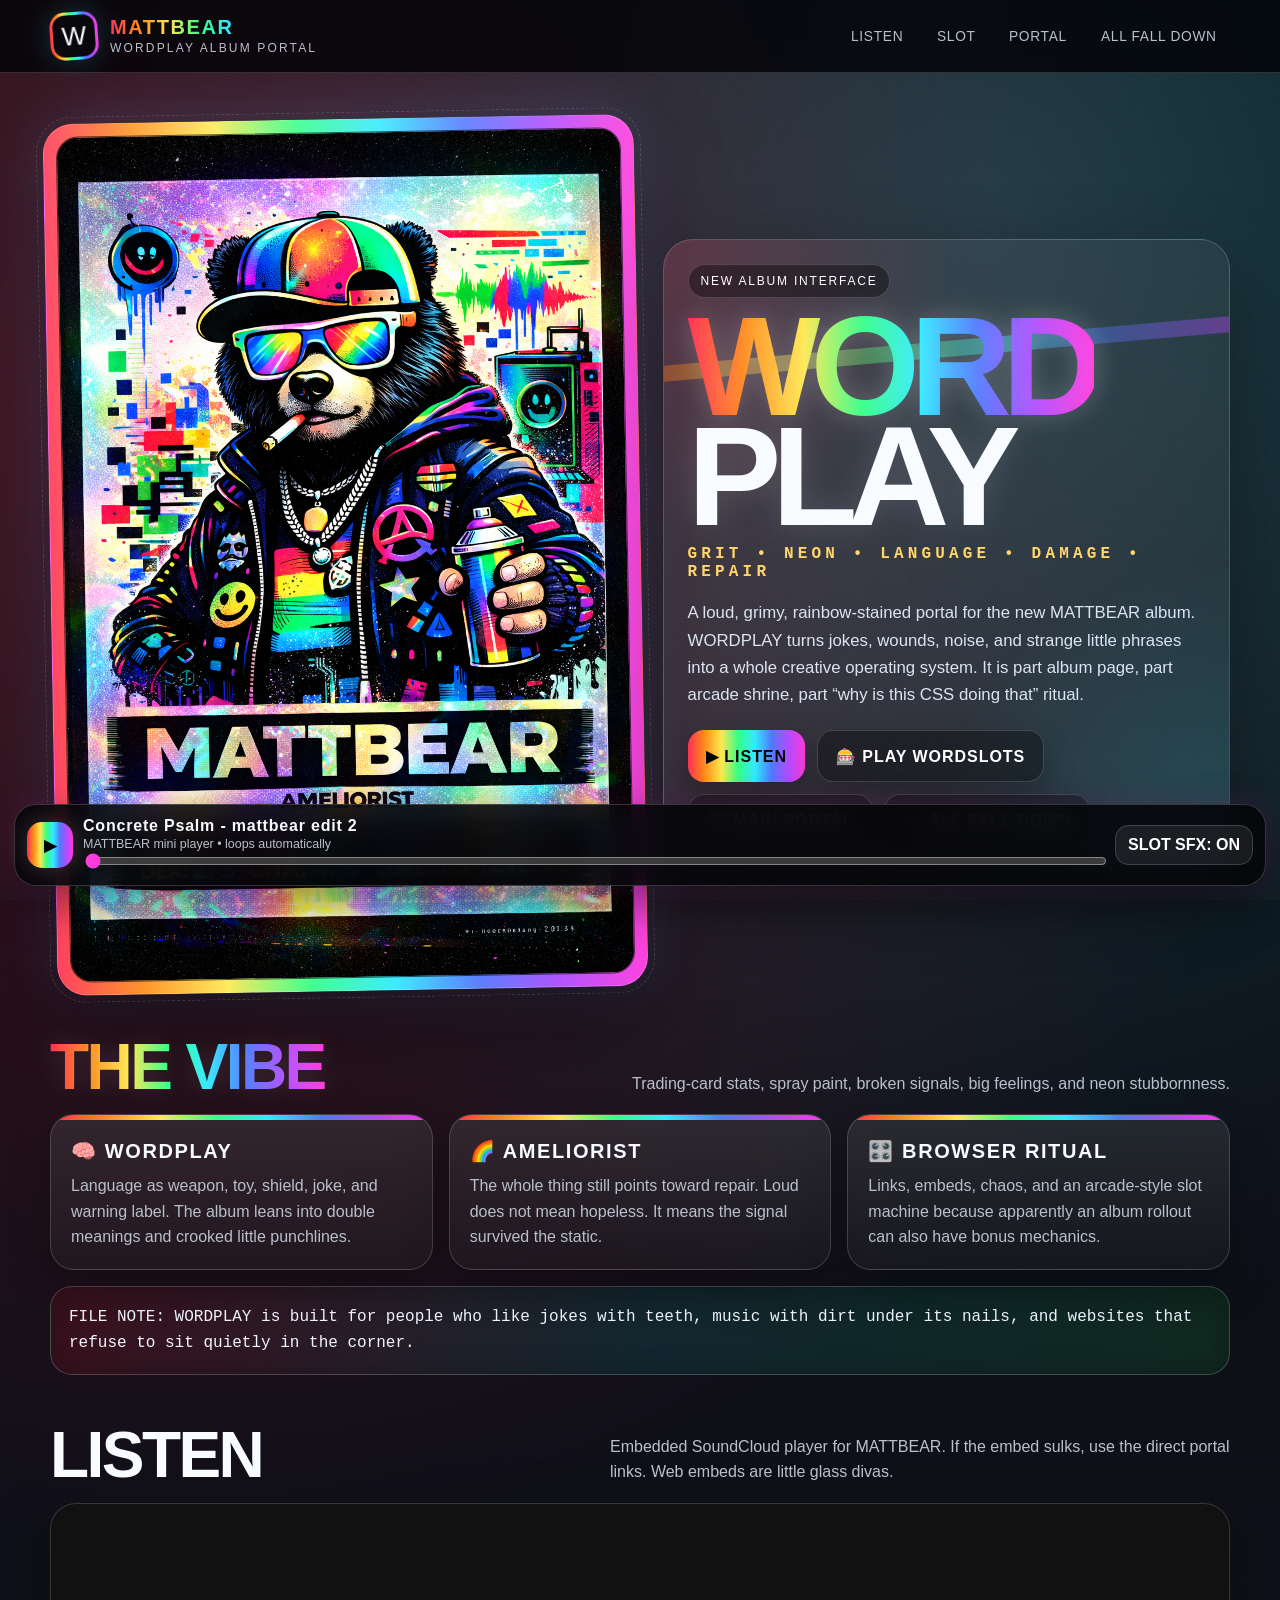
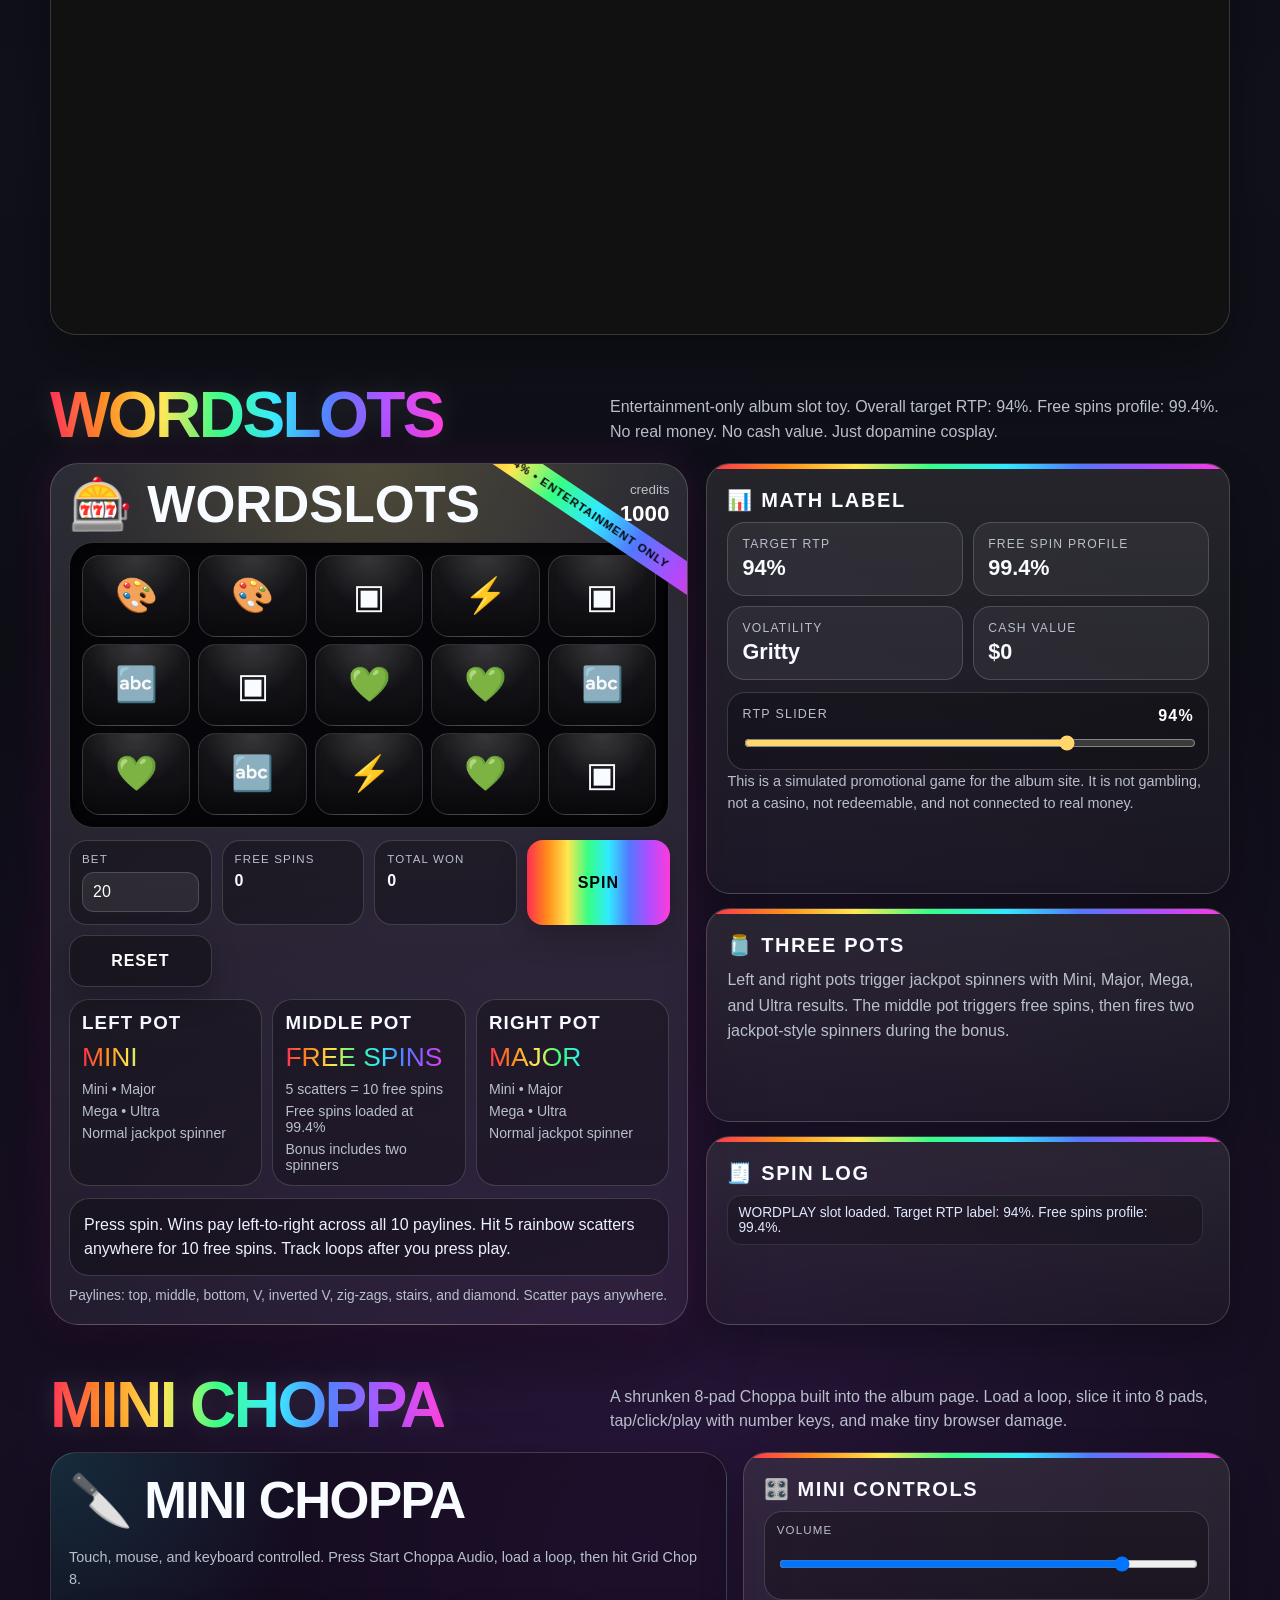
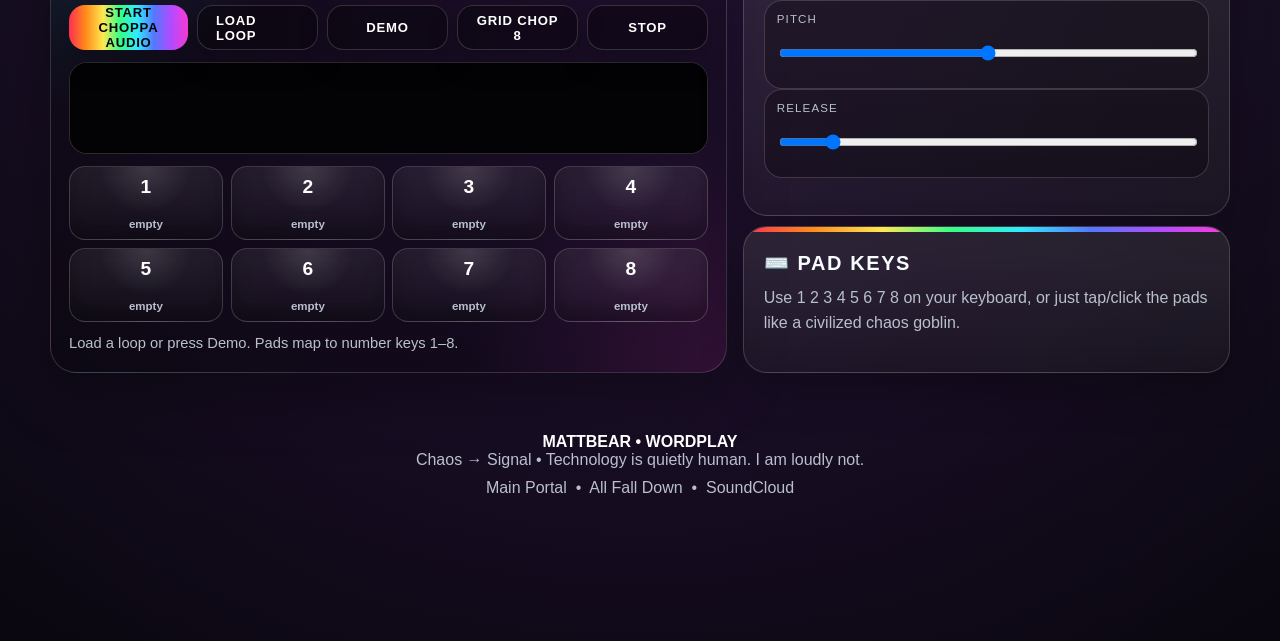
<file: index.html>
<!DOCTYPE html>
<html lang="en">
<head>
<meta charset="UTF-8" />
<meta name="viewport" content="width=device-width, initial-scale=1.0, viewport-fit=cover" />
<title>WORDPLAY | MATTBEAR</title>
<meta name="description" content="WORDPLAY by MATTBEAR - gritty neon album portal with SoundCloud, links, and a simulated 94% RTP slot machine." />
<style>
:root{
  --bg:#050509;
  --ink:#f8fbff;
  --muted:#b9c0cc;
  --glass:rgba(255,255,255,.075);
  --glass2:rgba(255,255,255,.12);
  --line:rgba(255,255,255,.16);
  --black:#020204;
  --red:#ff2e51;
  --orange:#ff8c1a;
  --yellow:#ffe850;
  --green:#35ff86;
  --cyan:#31eaff;
  --blue:#5278ff;
  --violet:#b14cff;
  --pink:#ff3bdc;
  --gold:#ffd66b;
  --danger:#ff466a;
  --good:#44ff9c;
  --grad:linear-gradient(90deg,var(--red),var(--orange),var(--yellow),var(--green),var(--cyan),var(--blue),var(--violet),var(--pink));
  --grit:url("data:image/svg+xml,%3Csvg xmlns='http://www.w3.org/2000/svg' width='170' height='170' viewBox='0 0 170 170'%3E%3Cfilter id='n'%3E%3CfeTurbulence type='fractalNoise' baseFrequency='.9' numOctaves='4' stitchTiles='stitch'/%3E%3CfeColorMatrix type='saturate' values='0'/%3E%3C/filter%3E%3Crect width='170' height='170' filter='url(%23n)' opacity='.34'/%3E%3C/svg%3E");
  --font-display:"Impact","Arial Black","Bahnschrift Condensed","Anton",sans-serif;
  --font-body:Bahnschrift,"Arial Narrow",Arial,sans-serif;
  --font-weird:"Courier New",monospace;
}

*{box-sizing:border-box}
html{scroll-behavior:smooth}
body{
  margin:0;
  color:var(--ink);
  font-family:var(--font-body);
  background:
    radial-gradient(circle at 15% 10%,rgba(255,46,81,.25),transparent 32%),
    radial-gradient(circle at 78% 5%,rgba(49,234,255,.22),transparent 30%),
    radial-gradient(circle at 50% 82%,rgba(177,76,255,.18),transparent 34%),
    linear-gradient(180deg,#06060b 0%,#11111b 45%,#050509 100%);
  overflow-x:hidden;
}

body::before{
  content:"";
  position:fixed;
  inset:0;
  pointer-events:none;
  background-image:var(--grit);
  opacity:.16;
  mix-blend-mode:screen;
  z-index:0;
}

body::after{
  content:"";
  position:fixed;
  inset:0;
  pointer-events:none;
  background:
    linear-gradient(rgba(255,255,255,.05) 1px,transparent 1px),
    linear-gradient(90deg,rgba(255,255,255,.04) 1px,transparent 1px);
  background-size:38px 38px;
  mask-image:radial-gradient(circle at center,black,transparent 78%);
  opacity:.25;
  z-index:0;
}

a{color:inherit;text-decoration:none}
button,input{font:inherit}
.wrap{width:min(1180px,calc(100% - 28px));margin:0 auto;position:relative;z-index:2}

.rainbow-text{
  background:var(--grad);
  -webkit-background-clip:text;
  background-clip:text;
  color:transparent;
  text-shadow:0 0 24px rgba(255,255,255,.12);
}

.topbar{
  position:sticky;
  top:0;
  z-index:50;
  backdrop-filter:blur(16px);
  background:rgba(3,3,7,.82);
  border-bottom:1px solid var(--line);
}

.nav{
  min-height:72px;
  display:flex;
  align-items:center;
  justify-content:space-between;
  gap:14px;
}

.brand{
  display:flex;
  align-items:center;
  gap:12px;
  min-width:0;
}

.brand-mark{
  width:48px;
  height:48px;
  border-radius:15px;
  background:var(--grad);
  position:relative;
  box-shadow:0 0 28px rgba(49,234,255,.2);
  transform:rotate(-4deg);
}

.brand-mark::after{
  content:"W";
  position:absolute;
  inset:3px;
  border-radius:12px;
  background:#08080d;
  display:grid;
  place-items:center;
  font-family:var(--font-display);
  font-size:26px;
}

.brand-copy strong{
  display:block;
  font-family:var(--font-display);
  letter-spacing:.08em;
  font-size:1.25rem;
  line-height:1;
}

.brand-copy span{
  display:block;
  color:var(--muted);
  font-size:.75rem;
  letter-spacing:.18em;
  text-transform:uppercase;
  margin-top:4px;
}

.navlinks{
  display:flex;
  flex-wrap:wrap;
  justify-content:flex-end;
  gap:8px;
}

.navlinks a{
  padding:11px 12px;
  border:1px solid transparent;
  border-radius:999px;
  color:var(--muted);
  font-size:.86rem;
  letter-spacing:.05em;
  text-transform:uppercase;
  transition:.2s ease;
}

.navlinks a:hover{
  color:#fff;
  border-color:var(--line);
  background:rgba(255,255,255,.07);
  box-shadow:0 0 22px rgba(49,234,255,.15);
}

.hero{
  padding:46px 0 22px;
}

.hero-grid{
  display:grid;
  grid-template-columns:1.02fr .98fr;
  gap:22px;
  align-items:center;
}

.poster-shell{
  position:relative;
  border:1px solid var(--line);
  border-radius:30px;
  padding:12px;
  background:
    linear-gradient(135deg,rgba(255,255,255,.16),rgba(255,255,255,.04)),
    var(--grad);
  box-shadow:
    0 30px 80px rgba(0,0,0,.5),
    0 0 60px rgba(49,234,255,.16),
    0 0 80px rgba(255,59,220,.12);
  transform:rotate(-1deg);
}

.poster-shell::before{
  content:"";
  position:absolute;
  inset:-8px;
  border-radius:36px;
  border:1px dashed rgba(255,255,255,.24);
  opacity:.6;
  pointer-events:none;
}

.poster{
  width:100%;
  border-radius:22px;
  display:block;
  border:1px solid rgba(0,0,0,.62);
}

.hero-copy{
  padding:24px;
  border-radius:30px;
  border:1px solid var(--line);
  background:
    radial-gradient(circle at top left,rgba(255,46,81,.16),transparent 34%),
    radial-gradient(circle at bottom right,rgba(49,234,255,.16),transparent 36%),
    rgba(255,255,255,.055);
  box-shadow:0 25px 70px rgba(0,0,0,.34);
  position:relative;
  overflow:hidden;
}

.hero-copy::before{
  content:"";
  position:absolute;
  left:-15%;
  top:16%;
  width:130%;
  height:16px;
  background:var(--grad);
  opacity:.38;
  transform:rotate(-5deg);
  filter:blur(.2px);
}

.kicker{
  position:relative;
  z-index:1;
  display:inline-flex;
  align-items:center;
  gap:9px;
  padding:9px 12px;
  border-radius:999px;
  background:rgba(0,0,0,.38);
  border:1px solid var(--line);
  color:#fff;
  text-transform:uppercase;
  letter-spacing:.15em;
  font-size:.75rem;
}

h1{
  position:relative;
  z-index:1;
  margin:14px 0 10px;
  font-family:var(--font-display);
  font-size:clamp(4rem,11vw,8.9rem);
  line-height:.78;
  letter-spacing:-.07em;
  text-transform:uppercase;
  filter:drop-shadow(0 0 16px rgba(255,255,255,.13));
}

.subtitle{
  position:relative;
  z-index:1;
  font-family:var(--font-weird);
  text-transform:uppercase;
  letter-spacing:.26em;
  color:var(--gold);
  font-weight:900;
  margin:14px 0 18px;
}

.lead{
  position:relative;
  z-index:1;
  color:#dce4f3;
  line-height:1.62;
  font-size:1.05rem;
  max-width:700px;
}

.btnrow{
  position:relative;
  z-index:1;
  display:flex;
  flex-wrap:wrap;
  gap:12px;
  margin-top:22px;
}

.btn{
  min-height:52px;
  display:inline-flex;
  align-items:center;
  justify-content:center;
  gap:10px;
  padding:0 18px;
  border-radius:16px;
  border:1px solid var(--line);
  color:#fff;
  background:rgba(0,0,0,.36);
  font-weight:900;
  letter-spacing:.06em;
  text-transform:uppercase;
  box-shadow:0 12px 30px rgba(0,0,0,.24);
  transition:.2s ease;
  cursor:pointer;
}

.btn:hover{
  transform:translateY(-2px) scale(1.01);
  box-shadow:0 18px 34px rgba(0,0,0,.32),0 0 24px rgba(49,234,255,.22);
}

.btn.primary{
  background:var(--grad);
  color:#050509;
  border:none;
}

.section{
  padding:26px 0;
}

.section-title{
  display:flex;
  align-items:end;
  justify-content:space-between;
  gap:14px;
  margin-bottom:18px;
}

.section-title h2{
  font-family:var(--font-display);
  font-size:clamp(2rem,5vw,4.7rem);
  letter-spacing:-.04em;
  line-height:.9;
  text-transform:uppercase;
  margin:0;
}

.section-title p{
  color:var(--muted);
  max-width:620px;
  line-height:1.55;
  margin:0;
}

.cards{
  display:grid;
  grid-template-columns:repeat(3,1fr);
  gap:16px;
}

.card{
  border:1px solid var(--line);
  background:
    linear-gradient(180deg,rgba(255,255,255,.10),rgba(255,255,255,.045)),
    rgba(0,0,0,.18);
  border-radius:24px;
  padding:20px;
  position:relative;
  overflow:hidden;
  box-shadow:0 18px 40px rgba(0,0,0,.26);
}

.card::before{
  content:"";
  position:absolute;
  top:0;
  left:0;
  right:0;
  height:5px;
  background:var(--grad);
}

.card h3{
  margin:4px 0 10px;
  font-size:1.25rem;
  text-transform:uppercase;
  letter-spacing:.08em;
}

.card p{
  color:var(--muted);
  line-height:1.58;
  margin:0;
}

.glitch-block{
  margin-top:16px;
  padding:18px;
  border-radius:22px;
  border:1px solid rgba(255,255,255,.18);
  background:
    linear-gradient(90deg,rgba(255,46,81,.16),rgba(49,234,255,.12),rgba(53,255,134,.12)),
    rgba(0,0,0,.22);
  box-shadow:inset 0 0 28px rgba(0,0,0,.24);
  font-family:var(--font-weird);
  color:#f2f7ff;
  line-height:1.6;
}

.soundcloud-card{
  border-radius:26px;
  overflow:hidden;
  border:1px solid var(--line);
  box-shadow:0 22px 60px rgba(0,0,0,.36);
  background:#111;
}

.soundcloud-card iframe{
  width:100%;
  border:0;
  display:block;
}

.slot-wrap{
  display:grid;
  grid-template-columns:1fr .82fr;
  gap:18px;
}

.machine{
  border-radius:28px;
  border:1px solid rgba(255,255,255,.18);
  background:
    radial-gradient(circle at top,rgba(255,232,80,.16),transparent 32%),
    linear-gradient(180deg,rgba(255,255,255,.12),rgba(255,255,255,.055));
  padding:18px;
  box-shadow:
    0 28px 72px rgba(0,0,0,.38),
    0 0 46px rgba(255,59,220,.13);
  position:relative;
  overflow:hidden;
}

.machine::after{
  content:"RTP 94% • ENTERTAINMENT ONLY";
  position:absolute;
  right:-58px;
  top:25px;
  transform:rotate(34deg);
  padding:7px 58px;
  background:var(--grad);
  color:#050509;
  font-weight:900;
  font-size:.74rem;
  letter-spacing:.08em;
}

.machine-head{
  display:flex;
  justify-content:space-between;
  align-items:center;
  gap:14px;
  margin-bottom:14px;
}

.machine-head h2{
  margin:0;
  font-family:var(--font-display);
  font-size:clamp(1.9rem,4vw,3.5rem);
  line-height:.9;
  text-transform:uppercase;
}

.bank{
  display:grid;
  gap:4px;
  text-align:right;
  color:var(--muted);
  font-size:.84rem;
}

.bank strong{
  color:#fff;
  font-size:1.4rem;
}

.reels{
  display:grid;
  grid-template-columns:repeat(5,1fr);
  gap:8px;
  padding:12px;
  border-radius:24px;
  background:#06060a;
  border:1px solid rgba(255,255,255,.18);
  box-shadow:inset 0 0 30px rgba(0,0,0,.8);
}

.reel{
  display:grid;
  grid-template-rows:repeat(3,82px);
  gap:7px;
}

.symbol{
  display:grid;
  place-items:center;
  border-radius:18px;
  border:1px solid rgba(255,255,255,.14);
  background:
    radial-gradient(circle at top,rgba(255,255,255,.14),transparent 52%),
    linear-gradient(180deg,rgba(255,255,255,.08),rgba(255,255,255,.03));
  font-size:2.15rem;
  box-shadow:inset 0 -12px 22px rgba(0,0,0,.28);
  transition:.18s ease;
}

.symbol.win{
  outline:3px solid var(--gold);
  box-shadow:0 0 26px rgba(255,214,107,.45), inset 0 -12px 22px rgba(0,0,0,.28);
  transform:scale(1.03);
}

.symbol.scatter{
  background:
    radial-gradient(circle at center,rgba(255,216,80,.22),rgba(255,59,220,.09)),
    rgba(0,0,0,.22);
}

.slot-controls{
  display:grid;
  grid-template-columns:repeat(4,1fr);
  gap:10px;
  margin-top:12px;
}

.panel-control{
  border-radius:18px;
  border:1px solid var(--line);
  background:rgba(0,0,0,.28);
  padding:12px;
}

.panel-control label{
  display:block;
  color:var(--muted);
  text-transform:uppercase;
  letter-spacing:.1em;
  font-size:.72rem;
  margin-bottom:7px;
}

.panel-control input{
  width:100%;
  border:1px solid var(--line);
  border-radius:12px;
  background:rgba(255,255,255,.08);
  color:#fff;
  padding:10px;
}

.pots{
  display:grid;
  grid-template-columns:repeat(3,1fr);
  gap:10px;
  margin-top:12px;
}

.pot{
  border:1px solid var(--line);
  border-radius:20px;
  padding:12px;
  background:rgba(0,0,0,.28);
  min-height:132px;
}

.pot h3{
  margin:0 0 8px;
  text-transform:uppercase;
  letter-spacing:.06em;
}

.pot-value{
  font-family:var(--font-display);
  font-size:1.65rem;
  background:var(--grad);
  -webkit-background-clip:text;
  background-clip:text;
  color:transparent;
}

.jackpot-list{
  display:grid;
  gap:6px;
  margin-top:8px;
  color:var(--muted);
  font-size:.88rem;
}

.slot-message{
  min-height:72px;
  margin-top:12px;
  border:1px solid var(--line);
  border-radius:20px;
  padding:14px;
  background:rgba(0,0,0,.32);
  color:#eef2ff;
  line-height:1.5;
}

.side-panel{
  display:grid;
  gap:14px;
}

.stat-grid{
  display:grid;
  grid-template-columns:1fr 1fr;
  gap:10px;
}

.statbox{
  border:1px solid var(--line);
  border-radius:18px;
  padding:14px;
  background:rgba(255,255,255,.055);
}

.statbox span{
  display:block;
  color:var(--muted);
  font-size:.76rem;
  text-transform:uppercase;
  letter-spacing:.1em;
}

.statbox strong{
  display:block;
  font-size:1.35rem;
  margin-top:4px;
}

.spin-log{
  max-height:265px;
  overflow:auto;
  padding-right:6px;
  display:grid;
  gap:8px;
}

.log-item{
  border:1px solid rgba(255,255,255,.1);
  border-radius:14px;
  padding:9px 10px;
  color:#dfe8ff;
  background:rgba(0,0,0,.22);
  font-size:.86rem;
}

.disclaimer{
  color:var(--muted);
  font-size:.9rem;
  line-height:1.55;
}

.footer{
  padding:34px 0 52px;
  color:var(--muted);
  text-align:center;
  position:relative;
  z-index:2;
}

.footer strong{
  color:#fff;
}

.pulse{
  animation:pulse 1.2s ease-in-out infinite alternate;
}

.shake{
  animation:shake .25s linear 2;
}

@keyframes pulse{
  from{filter:drop-shadow(0 0 5px rgba(255,255,255,.18))}
  to{filter:drop-shadow(0 0 20px rgba(255,216,80,.58))}
}

@keyframes shake{
  0%,100%{transform:translateX(0)}
  25%{transform:translateX(-4px)}
  75%{transform:translateX(4px)}
}


.miniplayer{
  position:fixed;
  left:14px;
  right:14px;
  bottom:14px;
  z-index:80;
  display:grid;
  grid-template-columns:auto 1fr auto;
  gap:10px;
  align-items:center;
  padding:12px;
  border-radius:22px;
  border:1px solid rgba(255,255,255,.18);
  background:rgba(5,5,9,.88);
  backdrop-filter:blur(14px);
  box-shadow:0 18px 46px rgba(0,0,0,.42),0 0 30px rgba(255,59,220,.14);
}
.mini-btn{
  width:46px;
  height:46px;
  border-radius:15px;
  border:0;
  background:var(--grad);
  color:#050509;
  font-weight:900;
  cursor:pointer;
  box-shadow:0 0 24px rgba(255,255,255,.18);
}
.mini-copy{min-width:0}
.mini-copy strong{
  display:block;
  white-space:nowrap;
  overflow:hidden;
  text-overflow:ellipsis;
  font-family:var(--font-display);
  letter-spacing:.05em;
}
.mini-copy span{
  display:block;
  color:var(--muted);
  font-size:.78rem;
  margin-top:2px;
}
.mini-range{width:100%;accent-color:var(--pink)}
.noise-toggle{
  min-height:40px;
  border-radius:14px;
  border:1px solid var(--line);
  background:rgba(255,255,255,.08);
  color:#fff;
  padding:0 12px;
  font-weight:900;
  cursor:pointer;
  white-space:nowrap;
}
body{padding-bottom:92px}
@media(max-width:680px){
  .miniplayer{grid-template-columns:auto 1fr;right:9px;left:9px;bottom:9px}
  .noise-toggle{grid-column:1 / -1;width:100%}
}

@media(max-width:960px){
  .hero-grid,.slot-wrap,.cards{grid-template-columns:1fr}
  .section-title{display:block}
  .section-title p{margin-top:8px}
}

@media(max-width:680px){
  .wrap{width:min(100% - 18px,1180px)}
  .nav{align-items:flex-start;flex-direction:column}
  .navlinks{justify-content:flex-start}
  .hero{padding-top:26px}
  .hero-copy{padding:18px}
  .poster-shell{transform:none}
  .reel{grid-template-rows:repeat(3,62px)}
  .symbol{font-size:1.65rem;border-radius:14px}
  .slot-controls{grid-template-columns:1fr 1fr}
  .pots{grid-template-columns:1fr}
  .btn{width:100%}
  .stat-grid{grid-template-columns:1fr}
}

/* --- MATTBEAR MOBILE POLISH PASS --- */
@media(max-width:760px){
  body{padding-bottom:150px}
  .topbar{position:relative}
  .nav{min-height:auto;padding:12px 0}
  .brand-mark{width:42px;height:42px;border-radius:13px}
  .brand-mark::after{font-size:22px}
  .brand-copy strong{font-size:1.05rem}
  .brand-copy span{font-size:.66rem;letter-spacing:.11em}
  .navlinks{width:100%;display:grid;grid-template-columns:1fr 1fr;gap:8px}
  .navlinks a{width:100%;text-align:center;padding:12px 8px;font-size:.72rem}

  .hero{padding:18px 0}
  .hero-grid{gap:14px}
  .hero-copy{border-radius:22px;padding:16px}
  .poster-shell{padding:8px;border-radius:22px}
  .poster{border-radius:16px}
  h1{font-size:clamp(3.2rem,21vw,5.2rem);line-height:.78}
  .subtitle{font-size:.74rem;letter-spacing:.16em;line-height:1.55}
  .lead{font-size:.96rem;line-height:1.5}
  .btnrow{gap:9px}
  .btn{min-height:48px;border-radius:14px;font-size:.82rem;padding:0 12px}

  .section{padding:18px 0}
  .section-title h2{font-size:clamp(2.35rem,14vw,4rem)}
  .section-title p{font-size:.95rem}
  .card{border-radius:20px;padding:16px}
  .card h3{font-size:1.05rem}
  .card p{font-size:.94rem;line-height:1.5}

  .soundcloud-card iframe{height:330px}

  .slot-wrap{gap:14px}
  .machine{border-radius:22px;padding:12px}
  .machine::after{display:none}
  .machine-head{display:grid;grid-template-columns:1fr;gap:8px}
  .machine-head h2{font-size:2.25rem}
  .bank{text-align:left;grid-template-columns:1fr 1fr;align-items:end}
  .bank strong{text-align:right}

  .reels{gap:5px;padding:7px;border-radius:18px}
  .reel{grid-template-rows:repeat(3,54px);gap:5px}
  .symbol{font-size:1.35rem;border-radius:12px}

  .slot-controls{grid-template-columns:1fr 1fr;gap:8px}
  .slot-controls .btn{grid-column:auto}
  .panel-control{border-radius:14px;padding:10px}
  .panel-control input{min-height:42px}

  .pots{grid-template-columns:1fr;gap:8px}
  .pot{min-height:auto;border-radius:16px}
  .pot-value{font-size:1.45rem}
  .slot-message{border-radius:16px;font-size:.94rem;min-height:auto}

  .stat-grid{grid-template-columns:1fr 1fr}
  .spin-log{max-height:180px}

  .miniplayer{
    grid-template-columns:44px 1fr;
    left:8px;
    right:8px;
    bottom:8px;
    padding:10px;
    border-radius:18px;
  }
  .mini-btn{width:44px;height:44px;border-radius:14px}
  .mini-copy strong{font-size:.86rem}
  .mini-copy span{font-size:.72rem}
  .noise-toggle{grid-column:1 / -1;width:100%;min-height:38px}
}

@media(max-width:420px){
  .reel{grid-template-rows:repeat(3,46px)}
  .symbol{font-size:1.15rem}
  .stat-grid{grid-template-columns:1fr}
  .navlinks{grid-template-columns:1fr}
  h1{font-size:3.2rem}
}


/* --- MATTBEAR ALL-LINES + MOTION + RTP + MINI CHOPPA PASS --- */
button, .btn, .symbol, .pot, .card, .mini-btn, .noise-toggle, .navlinks a, input, .mini-pad{
  touch-action:manipulation;
}

button, .btn, .mini-btn, .noise-toggle, .navlinks a, .mini-pad{
  position:relative;
  overflow:hidden;
  transform-origin:center;
  will-change:transform, filter, box-shadow;
}

button::after, .btn::after, .mini-btn::after, .noise-toggle::after, .navlinks a::after, .mini-pad::after{
  content:"";
  position:absolute;
  inset:0;
  background:linear-gradient(120deg,transparent,rgba(255,255,255,.35),transparent);
  transform:translateX(-140%);
  transition:transform .38s ease;
  pointer-events:none;
}

button:hover::after, .btn:hover::after, .mini-btn:hover::after, .noise-toggle:hover::after, .navlinks a:hover::after, .mini-pad:hover::after{
  transform:translateX(140%);
}

button:hover, .btn:hover, .mini-btn:hover, .noise-toggle:hover, .mini-pad:hover{
  animation:buttonWobble .42s ease both;
}

button:active, .btn:active, .mini-btn:active, .noise-toggle:active, .mini-pad:active{
  transform:scale(.94) rotate(-1deg);
  filter:saturate(1.35) brightness(1.15);
}

.payline-note{
  margin-top:10px;
  color:var(--muted);
  font-size:.86rem;
  line-height:1.45;
}

.rtp-control{
  margin-top:12px;
  border:1px solid var(--line);
  border-radius:18px;
  padding:14px;
  background:rgba(0,0,0,.26);
}

.rtp-control label{
  display:flex;
  justify-content:space-between;
  gap:12px;
  color:var(--muted);
  font-size:.78rem;
  text-transform:uppercase;
  letter-spacing:.1em;
  margin-bottom:8px;
}

.rtp-control strong{
  color:#fff;
  font-size:1rem;
}

.rtp-control input{
  width:100%;
  accent-color:var(--gold);
}

.laugh-layer{
  position:absolute;
  inset:0;
  pointer-events:none;
  overflow:hidden;
  z-index:5;
}

.laugh-pop{
  position:absolute;
  font-family:var(--font-display);
  font-size:clamp(1.3rem,4vw,3.8rem);
  letter-spacing:.05em;
  background:var(--grad);
  -webkit-background-clip:text;
  background-clip:text;
  color:transparent;
  text-shadow:0 0 22px rgba(255,255,255,.35);
  animation:laughFly 950ms ease-out forwards;
  transform:translate(-50%,-50%);
  white-space:nowrap;
}

.machine.hysterical{
  animation:machineLaugh 580ms ease-in-out;
}

.reels.reel-madness{
  animation:reelMadness 520ms ease-in-out;
}

.symbol.spin-blur{
  animation:symbolBlur .35s linear infinite;
}

.symbol.big-win{
  animation:bigWinPulse .7s ease-in-out infinite alternate;
}

.slot-message.flash-message{
  animation:messageFlash .65s ease-in-out 2;
}

.pot.pot-hit{
  animation:potHit .8s ease-in-out;
}

/* Mini Choppa */
.choppa-grid{
  display:grid;
  grid-template-columns:1fr .72fr;
  gap:16px;
}

.mini-choppa{
  border:1px solid var(--line);
  border-radius:26px;
  padding:18px;
  background:
    radial-gradient(circle at top left,rgba(49,234,255,.15),transparent 30%),
    radial-gradient(circle at bottom right,rgba(255,59,220,.13),transparent 30%),
    rgba(0,0,0,.25);
  box-shadow:0 22px 60px rgba(0,0,0,.32);
}

.mini-choppa h3{
  margin:0 0 8px;
  font-family:var(--font-display);
  font-size:clamp(1.8rem,4vw,3.2rem);
  text-transform:uppercase;
  letter-spacing:-.03em;
}

.choppa-wave{
  height:92px;
  border:1px solid var(--line);
  border-radius:18px;
  background:#030306;
  overflow:hidden;
  margin:12px 0;
}

#choppaWave{
  width:100%;
  height:100%;
  display:block;
}

.mini-pads{
  display:grid;
  grid-template-columns:repeat(4,1fr);
  gap:8px;
  margin-top:10px;
}

.mini-pad{
  min-height:74px;
  border-radius:16px;
  border:1px solid rgba(255,255,255,.16);
  background:
    radial-gradient(circle at top,rgba(255,255,255,.13),transparent 44%),
    linear-gradient(180deg,rgba(255,255,255,.08),rgba(255,255,255,.025));
  color:#fff;
  cursor:pointer;
  display:grid;
  place-items:center;
  text-align:center;
  font-weight:900;
  box-shadow:inset 0 -12px 20px rgba(0,0,0,.28);
}

.mini-pad span{
  display:block;
  font-size:1.2rem;
}

.mini-pad small{
  display:block;
  color:var(--muted);
  font-size:.72rem;
  margin-top:3px;
}

.mini-pad.loaded{
  outline:1px solid rgba(53,255,134,.4);
}

.mini-pad.active{
  background:var(--grad);
  color:#050509;
  box-shadow:0 0 30px rgba(255,216,107,.46);
}

.choppa-controls{
  display:flex;
  gap:9px;
  flex-wrap:wrap;
  margin-top:12px;
}

.choppa-controls .btn{
  min-height:44px;
  font-size:.82rem;
  flex:1;
}

.choppa-status{
  color:var(--muted);
  line-height:1.5;
  font-size:.92rem;
  margin-top:10px;
}

.choppa-side{
  display:grid;
  gap:10px;
}

.choppa-side .panel-control{
  min-height:auto;
}

@keyframes buttonWobble{
  0%{transform:translateY(0) rotate(0)}
  30%{transform:translateY(-2px) rotate(-1deg)}
  65%{transform:translateY(-3px) rotate(1deg) scale(1.02)}
  100%{transform:translateY(-2px) rotate(0)}
}

@keyframes machineLaugh{
  0%,100%{transform:translateX(0) rotate(0)}
  15%{transform:translateX(-7px) rotate(-.55deg)}
  30%{transform:translateX(8px) rotate(.55deg)}
  45%{transform:translateX(-6px) rotate(-.4deg)}
  60%{transform:translateX(5px) rotate(.35deg)}
  75%{transform:translateX(-3px) rotate(-.2deg)}
}

@keyframes reelMadness{
  0%,100%{filter:none;transform:scale(1)}
  25%{filter:hue-rotate(55deg) saturate(1.7);transform:scale(1.015)}
  50%{filter:hue-rotate(180deg) saturate(2.2);transform:scale(.99)}
  75%{filter:hue-rotate(300deg) saturate(1.8);transform:scale(1.02)}
}

@keyframes symbolBlur{
  0%{filter:blur(0) brightness(1)}
  50%{filter:blur(1.2px) brightness(1.45) hue-rotate(80deg)}
  100%{filter:blur(0) brightness(1)}
}

@keyframes bigWinPulse{
  from{transform:scale(1.02) rotate(-1deg);filter:saturate(1.3) brightness(1.1)}
  to{transform:scale(1.09) rotate(1deg);filter:saturate(2.1) brightness(1.45)}
}

@keyframes messageFlash{
  0%,100%{box-shadow:0 0 0 rgba(255,216,107,0)}
  50%{box-shadow:0 0 35px rgba(255,216,107,.55);background:rgba(255,216,107,.14)}
}

@keyframes potHit{
  0%,100%{transform:scale(1) rotate(0)}
  25%{transform:scale(1.04) rotate(-1deg)}
  50%{transform:scale(1.08) rotate(1deg)}
  75%{transform:scale(1.03) rotate(-.5deg)}
}

@keyframes laughFly{
  0%{opacity:0;transform:translate(-50%,-50%) scale(.65) rotate(-8deg)}
  15%{opacity:1}
  100%{opacity:0;transform:translate(-50%,calc(-50% - 92px)) scale(1.45) rotate(9deg)}
}

@media(max-width:900px){
  .choppa-grid{grid-template-columns:1fr}
}

@media(max-width:520px){
  .mini-pads{grid-template-columns:repeat(2,1fr)}
  .mini-pad{min-height:68px}
}

</style>
</head>
<body>

<header class="topbar">
  <div class="wrap nav">
    <a class="brand" href="#top" aria-label="WORDPLAY home">
      <div class="brand-mark"></div>
      <div class="brand-copy">
        <strong class="rainbow-text">MATTBEAR</strong>
        <span>WORDPLAY album portal</span>
      </div>
    </a>
    <nav class="navlinks" aria-label="Main navigation">
      <a href="#listen">listen</a>
      <a href="#slots">slot</a>
      <a href="https://bearicide.github.io/" target="_blank" rel="noopener noreferrer">portal</a>
      <a href="https://bearicide.github.io/mattbear-allfalldown/" target="_blank" rel="noopener noreferrer">all fall down</a>
    </nav>
  </div>
</header>

<main id="top">
  <section class="hero">
    <div class="wrap hero-grid">
      <div class="poster-shell">
        <img class="poster" src="assets/mattbear-ameliorist.png" alt="MATTBEAR Ameliorist trading-card style artwork">
      </div>

      <div class="hero-copy">
        <div class="kicker">new album interface</div>
        <h1><span class="rainbow-text">WORD</span><br>PLAY</h1>
        <div class="subtitle">grit • neon • language • damage • repair</div>
        <p class="lead">
          A loud, grimy, rainbow-stained portal for the new MATTBEAR album.
          WORDPLAY turns jokes, wounds, noise, and strange little phrases into a whole creative operating system.
          It is part album page, part arcade shrine, part “why is this CSS doing that” ritual.
        </p>
        <div class="btnrow">
          <a class="btn primary" href="#listen">▶ Listen</a>
          <a class="btn" href="#slots">🎰 Play WORDSLOTS</a>
          <a class="btn" href="https://bearicide.github.io/" target="_blank" rel="noopener noreferrer">🐻 Main Portal</a>
          <a class="btn" href="https://bearicide.github.io/mattbear-allfalldown/" target="_blank" rel="noopener noreferrer">🕳️ All Fall Down</a>
        </div>
      </div>
    </div>
  </section>

  <section class="section">
    <div class="wrap">
      <div class="section-title">
        <h2><span class="rainbow-text">the vibe</span></h2>
        <p>Trading-card stats, spray paint, broken signals, big feelings, and neon stubbornness.</p>
      </div>

      <div class="cards">
        <article class="card">
          <h3>🧠 Wordplay</h3>
          <p>Language as weapon, toy, shield, joke, and warning label. The album leans into double meanings and crooked little punchlines.</p>
        </article>
        <article class="card">
          <h3>🌈 Ameliorist</h3>
          <p>The whole thing still points toward repair. Loud does not mean hopeless. It means the signal survived the static.</p>
        </article>
        <article class="card">
          <h3>🎛️ Browser Ritual</h3>
          <p>Links, embeds, chaos, and an arcade-style slot machine because apparently an album rollout can also have bonus mechanics.</p>
        </article>
      </div>

      <div class="glitch-block">
        FILE NOTE: WORDPLAY is built for people who like jokes with teeth, music with dirt under its nails, and websites that refuse to sit quietly in the corner.
      </div>
    </div>
  </section>

  <section class="section" id="listen">
    <div class="wrap">
      <div class="section-title">
        <h2>listen</h2>
        <p>Embedded SoundCloud player for MATTBEAR. If the embed sulks, use the direct portal links. Web embeds are little glass divas.</p>
      </div>

      <div class="soundcloud-card">
        <iframe
          height="430"
          scrolling="no"
          allow="autoplay"
          title="MATTBEAR SoundCloud player"
          src="https://w.soundcloud.com/player/?url=https%3A//soundcloud.com/mattbear86&auto_play=false&show_artwork=true&visual=true">
        </iframe>
      </div>
    </div>
  </section>

  <section class="section" id="slots">
    <div class="wrap">
      <div class="section-title">
        <h2><span class="rainbow-text">wordslots</span></h2>
        <p>Entertainment-only album slot toy. Overall target RTP: 94%. Free spins profile: 99.4%. No real money. No cash value. Just dopamine cosplay.</p>
      </div>

      <div class="slot-wrap">
        <section class="machine" id="slotMachine" aria-label="WORDPLAY slot machine">
          <div class="laugh-layer" id="laughLayer"></div>
          <div class="machine-head">
            <h2>🎰 WORDSLOTS</h2>
            <div class="bank">
              <span>credits</span>
              <strong id="credits">1000</strong>
            </div>
          </div>

          <div class="reels" id="reels"></div>

          <div class="slot-controls">
            <div class="panel-control">
              <label for="bet">Bet</label>
              <input id="bet" type="number" min="10" max="100" step="10" value="20">
            </div>
            <div class="panel-control">
              <label>Free Spins</label>
              <strong id="freeSpins">0</strong>
            </div>
            <div class="panel-control">
              <label>Total Won</label>
              <strong id="totalWon">0</strong>
            </div>
            <button class="btn primary" id="spinBtn" type="button" style="touch-action:manipulation;">SPIN</button>
            <button class="btn" id="resetBtn" type="button" style="touch-action:manipulation;">RESET</button>
          </div>

          <div class="pots">
            <div class="pot">
              <h3>Left Pot</h3>
              <div class="pot-value" id="leftPot">MINI</div>
              <div class="jackpot-list">
                <span>Mini • Major</span>
                <span>Mega • Ultra</span>
                <span>Normal jackpot spinner</span>
              </div>
            </div>
            <div class="pot">
              <h3>Middle Pot</h3>
              <div class="pot-value" id="middlePot">FREE SPINS</div>
              <div class="jackpot-list">
                <span>5 scatters = 10 free spins</span>
                <span>Free spins loaded at 99.4%</span>
                <span>Bonus includes two spinners</span>
              </div>
            </div>
            <div class="pot">
              <h3>Right Pot</h3>
              <div class="pot-value" id="rightPot">MAJOR</div>
              <div class="jackpot-list">
                <span>Mini • Major</span>
                <span>Mega • Ultra</span>
                <span>Normal jackpot spinner</span>
              </div>
            </div>
          </div>

          <div class="slot-message" id="message">
            Press spin. Wins pay left-to-right across all 10 paylines. Hit 5 rainbow scatters anywhere for 10 free spins. Track loops after you press play.
          </div>
          <div class="payline-note">Paylines: top, middle, bottom, V, inverted V, zig-zags, stairs, and diamond. Scatter pays anywhere.</div>
        </section>

        <aside class="side-panel">
          <article class="card">
            <h3>📊 Math Label</h3>
            <div class="stat-grid">
              <div class="statbox"><span>Target RTP</span><strong id="rtpReadout">94%</strong></div>
              <div class="statbox"><span>Free Spin Profile</span><strong>99.4%</strong></div>
              <div class="statbox"><span>Volatility</span><strong>Gritty</strong></div>
              <div class="statbox"><span>Cash Value</span><strong>$0</strong></div>
            </div>
            <div class="rtp-control">
              <label for="rtpSlider"><span>RTP Slider</span><strong id="rtpSliderValue">94%</strong></label>
              <input id="rtpSlider" type="range" min="80" max="99.4" step="0.1" value="94">
            </div>
            <p class="disclaimer">
              This is a simulated promotional game for the album site. It is not gambling, not a casino, not redeemable, and not connected to real money.
            </p>
          </article>

          <article class="card">
            <h3>🫙 Three Pots</h3>
            <p>
              Left and right pots trigger jackpot spinners with Mini, Major, Mega, and Ultra results.
              The middle pot triggers free spins, then fires two jackpot-style spinners during the bonus.
            </p>
          </article>

          <article class="card">
            <h3>🧾 Spin Log</h3>
            <div class="spin-log" id="spinLog"></div>
          </article>
        </aside>
      </div>
    </div>
  </section>
</main>



  <section class="section" id="mini-choppa">
    <div class="wrap">
      <div class="section-title">
        <h2><span class="rainbow-text">mini choppa</span></h2>
        <p>A shrunken 8-pad Choppa built into the album page. Load a loop, slice it into 8 pads, tap/click/play with number keys, and make tiny browser damage.</p>
      </div>

      <div class="choppa-grid">
        <div class="mini-choppa">
          <h3>🔪 Mini Choppa</h3>
          <p class="disclaimer">Touch, mouse, and keyboard controlled. Press Start Choppa Audio, load a loop, then hit Grid Chop 8.</p>

          <div class="choppa-controls">
            <button class="btn primary" id="choppaStart" type="button">Start Choppa Audio</button>
            <label class="btn" for="choppaUpload">Load Loop</label>
            <input id="choppaUpload" type="file" accept="audio/*" style="display:none">
            <button class="btn" id="choppaDemo" type="button">Demo</button>
            <button class="btn" id="choppaGrid" type="button">Grid Chop 8</button>
            <button class="btn" id="choppaStop" type="button">Stop</button>
          </div>

          <div class="choppa-wave">
            <canvas id="choppaWave"></canvas>
          </div>

          <div class="mini-pads" id="miniPads"></div>
          <div class="choppa-status" id="choppaStatus">Load a loop or press Demo. Pads map to number keys 1–8.</div>
        </div>

        <aside class="choppa-side">
          <div class="card">
            <h3>🎛️ Mini Controls</h3>
            <div class="panel-control">
              <label for="choppaVol">Volume</label>
              <input id="choppaVol" type="range" min="0" max="1" step="0.01" value="0.85">
            </div>
            <div class="panel-control">
              <label for="choppaPitch">Pitch</label>
              <input id="choppaPitch" type="range" min="-12" max="12" step="1" value="0">
            </div>
            <div class="panel-control">
              <label for="choppaRelease">Release</label>
              <input id="choppaRelease" type="range" min="0.03" max="1" step="0.01" value="0.12">
            </div>
          </div>
          <div class="card">
            <h3>⌨️ Pad Keys</h3>
            <p>Use 1 2 3 4 5 6 7 8 on your keyboard, or just tap/click the pads like a civilized chaos goblin.</p>
          </div>
        </aside>
      </div>
    </div>
  </section>

<div class="miniplayer" aria-label="WORDPLAY mini player">
  <button class="mini-btn" id="miniPlay" type="button">▶</button>
  <div class="mini-copy">
    <strong>Concrete Psalm - mattbear edit 2</strong>
    <span>MATTBEAR mini player • loops automatically</span>
    <input class="mini-range" id="miniSeek" type="range" min="0" max="100" step="0.1" value="0" aria-label="Track position">
  </div>
  <button class="noise-toggle" id="noiseToggle" type="button">SLOT SFX: ON</button>
  <audio id="miniAudio" preload="auto" loop preload="auto" loop src="assets/Concrete Psalm - mattbear edit 2.mp3"></audio>
</div>

<footer class="footer">
  <div class="wrap">
    <strong>MATTBEAR • WORDPLAY</strong>
    <div>Chaos → Signal • Technology is quietly human. I am loudly not.</div>
    <div style="margin-top:10px;">
      <a href="https://bearicide.github.io/" target="_blank" rel="noopener noreferrer">Main Portal</a>
      &nbsp;•&nbsp;
      <a href="https://bearicide.github.io/mattbear-allfalldown/" target="_blank" rel="noopener noreferrer">All Fall Down</a>
      &nbsp;•&nbsp;
      <a href="https://soundcloud.com/mattbear86" target="_blank" rel="noopener noreferrer">SoundCloud</a>
    </div>
  </div>
</footer>

<script>
(() => {
  const symbols = [
    { key:"bear", icon:"🐻", weight:4, pay:[0,0,8,35,140] },
    { key:"word", icon:"🔤", weight:7, pay:[0,0,5,22,90] },
    { key:"spray", icon:"🎨", weight:9, pay:[0,0,4,18,70] },
    { key:"mic", icon:"🎤", weight:10, pay:[0,0,3,14,55] },
    { key:"spark", icon:"⚡", weight:12, pay:[0,0,2,10,40] },
    { key:"heart", icon:"💚", weight:14, pay:[0,0,2,8,28] },
    { key:"static", icon:"▣", weight:16, pay:[0,0,1,6,20] },
    { key:"scatter", icon:"🌈", weight:3, pay:[0,0,0,0,0], scatter:true }
  ];

  const jackpotTiers = [
    { name:"MINI", mult:12, weight:64 },
    { name:"MAJOR", mult:55, weight:27 },
    { name:"MEGA", mult:220, weight:8 },
    { name:"ULTRA", mult:900, weight:1 }
  ];

  const reelsEl = document.getElementById("reels");
  const creditsEl = document.getElementById("credits");
  const freeSpinsEl = document.getElementById("freeSpins");
  const totalWonEl = document.getElementById("totalWon");
  const messageEl = document.getElementById("message");
  const spinLogEl = document.getElementById("spinLog");
  const betEl = document.getElementById("bet");
  const spinBtn = document.getElementById("spinBtn");
  const slotMachine = document.getElementById("slotMachine");
  const laughLayer = document.getElementById("laughLayer");
  const rtpSlider = document.getElementById("rtpSlider");
  const rtpSliderValue = document.getElementById("rtpSliderValue");
  const rtpReadout = document.getElementById("rtpReadout");
  const resetBtn = document.getElementById("resetBtn");

  const miniAudio = document.getElementById("miniAudio");
  const miniPlay = document.getElementById("miniPlay");
  const miniSeek = document.getElementById("miniSeek");
  const noiseToggle = document.getElementById("noiseToggle");

  let audioCtx = null;
  let sfxOn = true;

  function getAudioCtx(){
    if(!audioCtx){
      audioCtx = new (window.AudioContext || window.webkitAudioContext)();
    }
    if(audioCtx.state === "suspended"){
      audioCtx.resume().catch(() => {});
    }
    return audioCtx;
  }


  let limiter = null;

  function getLimiter(){
    const ctx = getAudioCtx();
    if(!limiter){
      limiter = ctx.createDynamicsCompressor();
      limiter.threshold.setValueAtTime(-10, ctx.currentTime);
      limiter.knee.setValueAtTime(18, ctx.currentTime);
      limiter.ratio.setValueAtTime(10, ctx.currentTime);
      limiter.attack.setValueAtTime(0.002, ctx.currentTime);
      limiter.release.setValueAtTime(0.12, ctx.currentTime);
      limiter.connect(ctx.destination);
    }
    return limiter;
  }

  function blastTone(freq, duration, type = "square", gain = 0.22, detune = 0){
    if(!sfxOn) return;
    const ctx = getAudioCtx();
    const osc = ctx.createOscillator();
    const amp = ctx.createGain();
    const filter = ctx.createBiquadFilter();
    osc.type = type;
    osc.frequency.setValueAtTime(freq, ctx.currentTime);
    osc.detune.setValueAtTime(detune, ctx.currentTime);
    filter.type = "bandpass";
    filter.frequency.setValueAtTime(freq * 1.8, ctx.currentTime);
    filter.Q.setValueAtTime(8, ctx.currentTime);
    amp.gain.setValueAtTime(0.0001, ctx.currentTime);
    amp.gain.exponentialRampToValueAtTime(gain, ctx.currentTime + 0.012);
    amp.gain.exponentialRampToValueAtTime(0.0001, ctx.currentTime + duration);
    osc.connect(filter);
    filter.connect(amp);
    amp.connect(getLimiter());
    osc.start();
    osc.stop(ctx.currentTime + duration + 0.02);
  }

  function noiseBurst(duration = 0.18, gain = 0.18){
    if(!sfxOn) return;
    const ctx = getAudioCtx();
    const bufferSize = Math.floor(ctx.sampleRate * duration);
    const buffer = ctx.createBuffer(1, bufferSize, ctx.sampleRate);
    const data = buffer.getChannelData(0);
    for(let i = 0; i < bufferSize; i++){
      data[i] = (Math.random() * 2 - 1) * Math.pow(1 - i / bufferSize, 2.2);
    }
    const src = ctx.createBufferSource();
    const amp = ctx.createGain();
    const filter = ctx.createBiquadFilter();
    filter.type = "highpass";
    filter.frequency.value = 650;
    amp.gain.value = gain;
    src.buffer = buffer;
    src.connect(filter);
    filter.connect(amp);
    amp.connect(getLimiter());
    src.start();
  }

  function obnoxiousSpinSfx(){
    if(!sfxOn) return;
    noiseBurst(0.08, 0.08);
    [220,277,330,415,554].forEach((freq, i) => {
      setTimeout(() => blastTone(freq, 0.075, "square", 0.14, i * 7), i * 48);
    });
  }

  function reelStopSfx(index){
    if(!sfxOn) return;
    blastTone(150 + index * 38, 0.09, "sawtooth", 0.16);
    noiseBurst(0.045, 0.05);
  }

  function winSfx(amount){
    if(!sfxOn) return;
    const scale = [523,659,784,1046,1318,1568];
    scale.forEach((freq, i) => {
      setTimeout(() => blastTone(freq, 0.11, "square", amount > 200 ? 0.25 : 0.18), i * 70);
    });
    if(amount > 300){
      setTimeout(() => noiseBurst(0.28, 0.22), 280);
      setTimeout(() => blastTone(88, 0.5, "sawtooth", 0.3), 310);
    }
  }

  function loseSfx(){
    if(!sfxOn) return;
    blastTone(180, 0.12, "sawtooth", 0.12);
    setTimeout(() => blastTone(120, 0.18, "sawtooth", 0.1), 95);
  }

  function scatterSfx(){
    if(!sfxOn) return;
    noiseBurst(0.35, 0.25);
    [740,880,1040,1320,1760].forEach((freq, i) => {
      setTimeout(() => blastTone(freq, 0.16, "triangle", 0.26), i * 80);
    });
  }

  function jackpotSfx(){
    if(!sfxOn) return;
    noiseBurst(0.45, 0.28);
    for(let i = 0; i < 16; i++){
      setTimeout(() => blastTone(220 + i * 65, 0.08, i % 2 ? "square" : "sawtooth", 0.22), i * 42);
    }
    setTimeout(() => blastTone(55, 0.75, "sawtooth", 0.34), 250);
  }

  miniPlay?.addEventListener("click", async () => {
    if(!miniAudio) return;
    if(miniAudio.paused){
      try{
        miniAudio.volume = 0.82;
        await miniAudio.play();
        miniPlay.textContent = "⏸";
      }catch(e){
        miniPlay.textContent = "▶";
      }
    }else{
      miniAudio.pause();
      miniPlay.textContent = "▶";
    }
  });

  miniAudio?.addEventListener("timeupdate", () => {
    if(!miniAudio.duration || !miniSeek) return;
    miniSeek.value = String((miniAudio.currentTime / miniAudio.duration) * 100);
  });

  miniAudio?.addEventListener("ended", () => {
    if(miniPlay) miniPlay.textContent = "▶";
  });

  miniSeek?.addEventListener("input", () => {
    if(!miniAudio.duration) return;
    miniAudio.currentTime = (Number(miniSeek.value) / 100) * miniAudio.duration;
  });

  noiseToggle?.addEventListener("click", () => {
    sfxOn = !sfxOn;
    noiseToggle.textContent = sfxOn ? "SLOT SFX: ON" : "SLOT SFX: OFF";
    if(sfxOn){
      blastTone(666, 0.08, "square", 0.14);
      setTimeout(() => blastTone(999, 0.08, "square", 0.14), 85);
    }
  });

  const leftPotEl = document.getElementById("leftPot");
  const middlePotEl = document.getElementById("middlePot");
  const rightPotEl = document.getElementById("rightPot");

  let credits = 1000;
  let freeSpins = 0;
  let totalWon = 0;
  let spinning = false;
  let lastGrid = [];


  function getTargetRtp(){
    return Math.max(80, Math.min(99.4, Number(rtpSlider?.value || 94)));
  }

  function getRtpMultiplier(){
    return getTargetRtp() / 94;
  }

  function updateRtpDisplay(){
    const value = getTargetRtp().toFixed(1).replace(".0","");
    if(rtpSliderValue) rtpSliderValue.textContent = value + "%";
    if(rtpReadout) rtpReadout.textContent = value + "%";
  }

  function popLaugh(text = "LOL"){
    if(!laughLayer) return;
    const pop = document.createElement("div");
    pop.className = "laugh-pop";
    pop.textContent = text;
    pop.style.left = (15 + Math.random() * 70) + "%";
    pop.style.top = (25 + Math.random() * 55) + "%";
    laughLayer.appendChild(pop);
    setTimeout(() => pop.remove(), 1000);
  }

  function shakeMachine(){
    slotMachine?.classList.remove("hysterical");
    void slotMachine?.offsetWidth;
    slotMachine?.classList.add("hysterical");
    setTimeout(() => slotMachine?.classList.remove("hysterical"), 650);
  }

  function flashMessage(){
    messageEl?.classList.remove("flash-message");
    void messageEl?.offsetWidth;
    messageEl?.classList.add("flash-message");
    setTimeout(() => messageEl?.classList.remove("flash-message"), 1400);
  }

  function markPotHit(potName){
    let target = null;
    if(potName.includes("Left")) target = leftPotEl?.closest(".pot");
    if(potName.includes("Right")) target = rightPotEl?.closest(".pot");
    if(potName.includes("Middle")) target = middlePotEl?.closest(".pot");
    if(!target) return;
    target.classList.remove("pot-hit");
    void target.offsetWidth;
    target.classList.add("pot-hit");
    setTimeout(() => target.classList.remove("pot-hit"), 900);
  }

  const paylines = [
    { name:"TOP", rows:[0,0,0,0,0] },
    { name:"MIDDLE", rows:[1,1,1,1,1] },
    { name:"BOTTOM", rows:[2,2,2,2,2] },
    { name:"V", rows:[0,1,2,1,0] },
    { name:"INVERTED V", rows:[2,1,0,1,2] },
    { name:"ZIG A", rows:[0,0,1,2,2] },
    { name:"ZIG B", rows:[2,2,1,0,0] },
    { name:"STAIRS DOWN", rows:[0,1,1,1,2] },
    { name:"STAIRS UP", rows:[2,1,1,1,0] },
    { name:"DIAMOND", rows:[1,0,1,2,1] }
  ];

  function weightedPick(list){
    const total = list.reduce((sum,item) => sum + item.weight, 0);
    let roll = Math.random() * total;
    for(const item of list){
      roll -= item.weight;
      if(roll <= 0) return item;
    }
    return list[list.length - 1];
  }

  function drawGrid(){
    const grid = [];
    for(let reel = 0; reel < 5; reel++){
      const col = [];
      for(let row = 0; row < 3; row++){
        col.push(weightedPick(symbols));
      }
      grid.push(col);
    }
    return grid;
  }

  function renderGrid(grid, winCoords = []){
    reelsEl.innerHTML = "";
    grid.forEach((col, reelIndex) => {
      const reel = document.createElement("div");
      reel.className = "reel";
      col.forEach((symbol, rowIndex) => {
        const cell = document.createElement("div");
        const isWin = winCoords.some(([r,c]) => r === reelIndex && c === rowIndex);
        cell.className = "symbol" + (isWin ? " win" : "") + (symbol.scatter ? " scatter" : "");
        cell.textContent = symbol.icon;
        cell.title = symbol.key;
        reel.appendChild(cell);
      });
      reelsEl.appendChild(reel);
    });
  }

  function countScatters(grid){
    let count = 0;
    grid.forEach(col => col.forEach(symbol => {
      if(symbol.scatter) count++;
    }));
    return count;
  }

  function evaluateAllLines(grid, bet, freeMode){
    const freeBoost = freeMode ? 1.057 : 1;
    const rtpBoost = getRtpMultiplier();
    const wins = [];
    let payout = 0;
    const coordSet = new Set();

    paylines.forEach(line => {
      const first = grid[0][line.rows[0]];
      if(first.scatter) return;

      let count = 1;
      for(let reel = 1; reel < 5; reel++){
        const row = line.rows[reel];
        if(grid[reel][row].key === first.key) count++;
        else break;
      }

      const base = first.pay[count - 1] || 0;
      if(base > 0){
        const linePay = Math.round(base * bet * freeBoost * rtpBoost / 10);
        payout += linePay;
        const coords = Array.from({length:count}, (_,i) => [i, line.rows[i]]);
        coords.forEach(([r,c]) => coordSet.add(r + "," + c));
        wins.push({ name: line.name, payout: linePay, count, symbol: first, coords });
      }
    });

    const coords = Array.from(coordSet).map(pair => pair.split(",").map(Number));
    return { payout, wins, coords };
  }

  function jackpotSpin(bet){
    const tier = weightedPick(jackpotTiers);
    return { tier:tier.name, payout:Math.round(tier.mult * bet * getRtpMultiplier()) };
  }

  function maybePotBonus(bet, freeMode){
    const hits = [];
    const chance = freeMode ? 0.115 : 0.052;

    if(Math.random() < chance){
      const left = jackpotSpin(bet);
      hits.push({ pot:"Left Pot", ...left });
      leftPotEl.textContent = left.tier;
      leftPotEl.classList.add("pulse");
      setTimeout(() => leftPotEl.classList.remove("pulse"), 900);
    }

    if(Math.random() < chance){
      const right = jackpotSpin(bet);
      hits.push({ pot:"Right Pot", ...right });
      rightPotEl.textContent = right.tier;
      rightPotEl.classList.add("pulse");
      setTimeout(() => rightPotEl.classList.remove("pulse"), 900);
    }

    return hits;
  }

  function addLog(text){
    const item = document.createElement("div");
    item.className = "log-item";
    item.textContent = text;
    spinLogEl.prepend(item);
    while(spinLogEl.children.length > 12){
      spinLogEl.removeChild(spinLogEl.lastChild);
    }
  }


  function getSafeBet(){
    const raw = Number(betEl.value) || 20;
    const safe = Math.max(10, Math.min(100, Math.round(raw / 10) * 10));
    betEl.value = String(safe);
    return safe;
  }

  function updateStats(){
    creditsEl.textContent = credits;
    freeSpinsEl.textContent = freeSpins;
    totalWonEl.textContent = totalWon;
  }

  async function spin(){
    if(spinning) return;
    const bet = getSafeBet();
    const freeMode = freeSpins > 0;

    if(!freeMode && credits < bet){
      messageEl.textContent = "Not enough credits. Resetting demo credits to 1000 because this is pretend and mercy is free.";
      credits = 1000;
      updateStats();
      return;
    }

    spinning = true;
    spinBtn.disabled = true;
    obnoxiousSpinSfx();
    shakeMachine();
    reelsEl.classList.add("shake");
    reelsEl.classList.add("reel-madness");

    if(freeMode){
      freeSpins--;
    } else {
      credits -= bet;
    }

    for(let i = 0; i < 9; i++){
      renderGrid(drawGrid());
      document.querySelectorAll(".symbol").forEach(cell => cell.classList.add("spin-blur"));
      reelStopSfx(i % 5);
      await new Promise(resolve => setTimeout(resolve, 55 + i * 14));
    }

    const grid = drawGrid();
    lastGrid = grid;

    const scatters = countScatters(grid);
    const lineResult = evaluateAllLines(grid, bet, freeMode);
    let win = lineResult.payout;
    const potHits = maybePotBonus(bet, freeMode);

    potHits.forEach(hit => win += hit.payout);
    if(potHits.length){ jackpotSfx(); potHits.forEach(hit => markPotHit(hit.pot)); }

    if(scatters >= 5){
      scatterSfx();
      popLaugh("FREE SPINS");
      shakeMachine();
      freeSpins += 10;
      middlePotEl.textContent = "10 FREE";
      middlePotEl.classList.add("pulse");
      setTimeout(() => {
        middlePotEl.classList.remove("pulse");
        middlePotEl.textContent = "FREE SPINS";
      }, 1100);

      const bonusA = jackpotSpin(bet);
      const bonusB = jackpotSpin(bet);
      win += bonusA.payout + bonusB.payout;
      potHits.push({ pot:"Middle Spinner A", ...bonusA }, { pot:"Middle Spinner B", ...bonusB });
    }

    credits += win;
    totalWon += win;

    renderGrid(grid, lineResult.coords);
    document.querySelectorAll(".symbol.win").forEach(cell => cell.classList.add("big-win"));
    updateStats();

    let msg = freeMode ? "FREE SPIN: " : "SPIN: ";
    if(lineResult.wins.length){
      const topWins = lineResult.wins.slice(0, 3).map(w => `${w.name}: ${w.count}x ${w.symbol.icon} +${w.payout}`).join(" • ");
      msg += `${lineResult.wins.length} payline win(s): ${topWins}. `;
      if(lineResult.wins.length > 3) msg += `Plus ${lineResult.wins.length - 3} more line(s). `;
    } else {
      msg += "No payline match. ";
    }

    if(scatters >= 5){
      msg += `🌈 ${scatters} scatters triggered 10 free spins plus two middle spinners. `;
    }

    if(potHits.length){
      msg += potHits.map(hit => `${hit.pot} ${hit.tier} +${hit.payout}`).join(" • ");
    }

    if(win === 0){
      msg += "The reels chose violence.";
    } else {
      msg += ` Total win: ${win}.`;
    }

    if(win > 0){ winSfx(win); popLaugh(win > 300 ? "BIG WIN" : "HAHA"); flashMessage(); } else { loseSfx(); popLaugh("LOL"); }
    messageEl.textContent = msg;
    addLog(msg);
    reelsEl.classList.remove("shake");
    reelsEl.classList.remove("reel-madness");
    spinning = false;
    spinBtn.disabled = false;
  }


  resetBtn?.addEventListener("click", () => {
    credits = 1000;
    freeSpins = 0;
    totalWon = 0;
    updateStats();
    renderGrid(drawGrid());
    messageEl.textContent = "Demo credits reset. The machine has been forgiven, for now.";
    addLog("Credits reset to 1000.");
    if(sfxOn){
      blastTone(440, 0.08, "triangle", 0.12);
      setTimeout(() => blastTone(660, 0.08, "triangle", 0.12), 90);
    }
  });


  /* Mini Choppa: 8-pad shrunken sampler */
  const choppaStart = document.getElementById("choppaStart");
  const choppaUpload = document.getElementById("choppaUpload");
  const choppaDemo = document.getElementById("choppaDemo");
  const choppaGrid = document.getElementById("choppaGrid");
  const choppaStop = document.getElementById("choppaStop");
  const miniPads = document.getElementById("miniPads");
  const choppaStatus = document.getElementById("choppaStatus");
  const choppaWave = document.getElementById("choppaWave");
  const choppaVol = document.getElementById("choppaVol");
  const choppaPitch = document.getElementById("choppaPitch");
  const choppaRelease = document.getElementById("choppaRelease");

  let choppaBuffer = null;
  let choppaSlices = [];
  let choppaSources = [];

  function setChoppaStatus(text){
    if(choppaStatus) choppaStatus.textContent = text;
  }

  function stopChoppa(){
    choppaSources.forEach(src => {
      try{ src.stop(); }catch(e){}
    });
    choppaSources = [];
  }

  function renderMiniPads(){
    if(!miniPads) return;
    miniPads.innerHTML = "";
    for(let i = 0; i < 8; i++){
      const pad = document.createElement("button");
      pad.type = "button";
      pad.className = "mini-pad" + (choppaSlices[i] ? " loaded" : "");
      pad.dataset.pad = String(i);
      pad.innerHTML = `<span>${i + 1}</span><small>${choppaSlices[i] ? choppaSlices[i].start.toFixed(2) + "s" : "empty"}</small>`;
      pad.addEventListener("pointerdown", event => {
        event.preventDefault();
        playMiniSlice(i);
      });
      miniPads.appendChild(pad);
    }
  }

  function drawChoppaWave(){
    if(!choppaWave) return;
    const rect = choppaWave.getBoundingClientRect();
    choppaWave.width = Math.max(320, Math.floor(rect.width * window.devicePixelRatio));
    choppaWave.height = Math.max(80, Math.floor(rect.height * window.devicePixelRatio));
    const c = choppaWave.getContext("2d");
    c.clearRect(0,0,choppaWave.width,choppaWave.height);
    c.fillStyle = "#030306";
    c.fillRect(0,0,choppaWave.width,choppaWave.height);
    if(!choppaBuffer) return;
    const data = choppaBuffer.getChannelData(0);
    const step = Math.ceil(data.length / choppaWave.width);
    const mid = choppaWave.height / 2;
    c.strokeStyle = "#31eaff";
    c.lineWidth = 2;
    c.beginPath();
    for(let x = 0; x < choppaWave.width; x++){
      let min = 1, max = -1;
      for(let j = 0; j < step; j++){
        const v = data[x * step + j] || 0;
        if(v < min) min = v;
        if(v > max) max = v;
      }
      c.moveTo(x, mid + min * mid * .82);
      c.lineTo(x, mid + max * mid * .82);
    }
    c.stroke();

    c.strokeStyle = "rgba(255,216,107,.8)";
    choppaSlices.forEach(slice => {
      const x = (slice.start / choppaBuffer.duration) * choppaWave.width;
      c.beginPath();
      c.moveTo(x,0);
      c.lineTo(x,choppaWave.height);
      c.stroke();
    });
  }

  async function startChoppaAudio(){
    getAudioCtx();
    setChoppaStatus("Mini Choppa audio ready. Load a loop or press Demo.");
  }

  function choppaGridEight(){
    if(!choppaBuffer){
      setChoppaStatus("Load a loop first, tiny chaos engineer.");
      return;
    }
    choppaSlices = [];
    const step = choppaBuffer.duration / 8;
    for(let i = 0; i < 8; i++){
      choppaSlices.push({ start: i * step, end: (i + 1) * step });
    }
    renderMiniPads();
    drawChoppaWave();
    setChoppaStatus("Grid Chop 8 ready. Tap pads or use number keys 1–8.");
  }

  async function loadChoppaFile(file){
    const ctx = getAudioCtx();
    const arr = await file.arrayBuffer();
    choppaBuffer = await ctx.decodeAudioData(arr);
    choppaGridEight();
    setChoppaStatus("Loaded " + file.name + " and chopped into 8 pads.");
  }

  function makeChoppaDemo(){
    const ctx = getAudioCtx();
    const dur = 2.4;
    const sr = ctx.sampleRate;
    const b = ctx.createBuffer(1, Math.floor(sr * dur), sr);
    const d = b.getChannelData(0);
    function hit(time, freq, amp){
      const start = Math.floor(time * sr);
      for(let i = 0; i < sr * .22; i++){
        const t = i / sr;
        const idx = start + i;
        if(idx >= d.length) break;
        d[idx] += Math.sin(2 * Math.PI * freq * t) * Math.exp(-t * 14) * amp;
        d[idx] += (Math.random() * 2 - 1) * Math.exp(-t * 40) * amp * .22;
      }
    }
    for(let i = 0; i < 8; i++){
      hit(i * dur / 8, 90 + i * 42, .7);
    }
    for(let i = 0; i < d.length; i++) d[i] = Math.tanh(d[i] * 1.4);
    choppaBuffer = b;
    choppaGridEight();
    setChoppaStatus("Demo loop loaded. Mini pads are armed.");
  }

  function flashMiniPad(i){
    const pad = miniPads?.querySelector(`[data-pad="${i}"]`);
    if(!pad) return;
    pad.classList.add("active");
    setTimeout(() => pad.classList.remove("active"), 160);
  }

  function playMiniSlice(i){
    const ctx = getAudioCtx();
    if(!choppaBuffer || !choppaSlices[i]){
      setChoppaStatus("No slice loaded on that pad.");
      return;
    }
    const slice = choppaSlices[i];
    const src = ctx.createBufferSource();
    const gain = ctx.createGain();
    const now = ctx.currentTime;
    const vol = Number(choppaVol?.value || .85);
    const rel = Number(choppaRelease?.value || .12);
    const pitch = Number(choppaPitch?.value || 0);
    const dur = Math.max(.04, slice.end - slice.start);

    src.buffer = choppaBuffer;
    src.playbackRate.value = Math.pow(2, pitch / 12);
    gain.gain.setValueAtTime(0.0001, now);
    gain.gain.exponentialRampToValueAtTime(vol, now + .01);
    gain.gain.setValueAtTime(vol, now + Math.max(.02, dur - rel));
    gain.gain.exponentialRampToValueAtTime(0.0001, now + dur);
    src.connect(gain);
    gain.connect(getLimiter());
    src.start(now, slice.start, dur);
    src.stop(now + dur + .03);
    choppaSources.push(src);
    src.onended = () => choppaSources = choppaSources.filter(s => s !== src);
    flashMiniPad(i);
  }

  choppaStart?.addEventListener("click", startChoppaAudio);
  choppaUpload?.addEventListener("change", event => {
    const file = event.target.files?.[0];
    if(file) loadChoppaFile(file).catch(() => setChoppaStatus("That file would not decode. Try MP3 or WAV."));
  });
  choppaDemo?.addEventListener("click", makeChoppaDemo);
  choppaGrid?.addEventListener("click", choppaGridEight);
  choppaStop?.addEventListener("click", stopChoppa);
  window.addEventListener("resize", drawChoppaWave);
  window.addEventListener("keydown", event => {
    const keys = ["1","2","3","4","5","6","7","8"];
    const idx = keys.indexOf(event.key);
    if(idx >= 0) playMiniSlice(idx);
  });
  renderMiniPads();


  function init(){
    renderGrid(drawGrid());
    updateStats();
    addLog("WORDPLAY slot loaded. Target RTP label: 94%. Free spins profile: 99.4%.");
    spinBtn.addEventListener("click", spin);
    rtpSlider?.addEventListener("input", updateRtpDisplay);
    updateRtpDisplay();
  }

  init();
})();
</script>
</body>
</html>
</file>
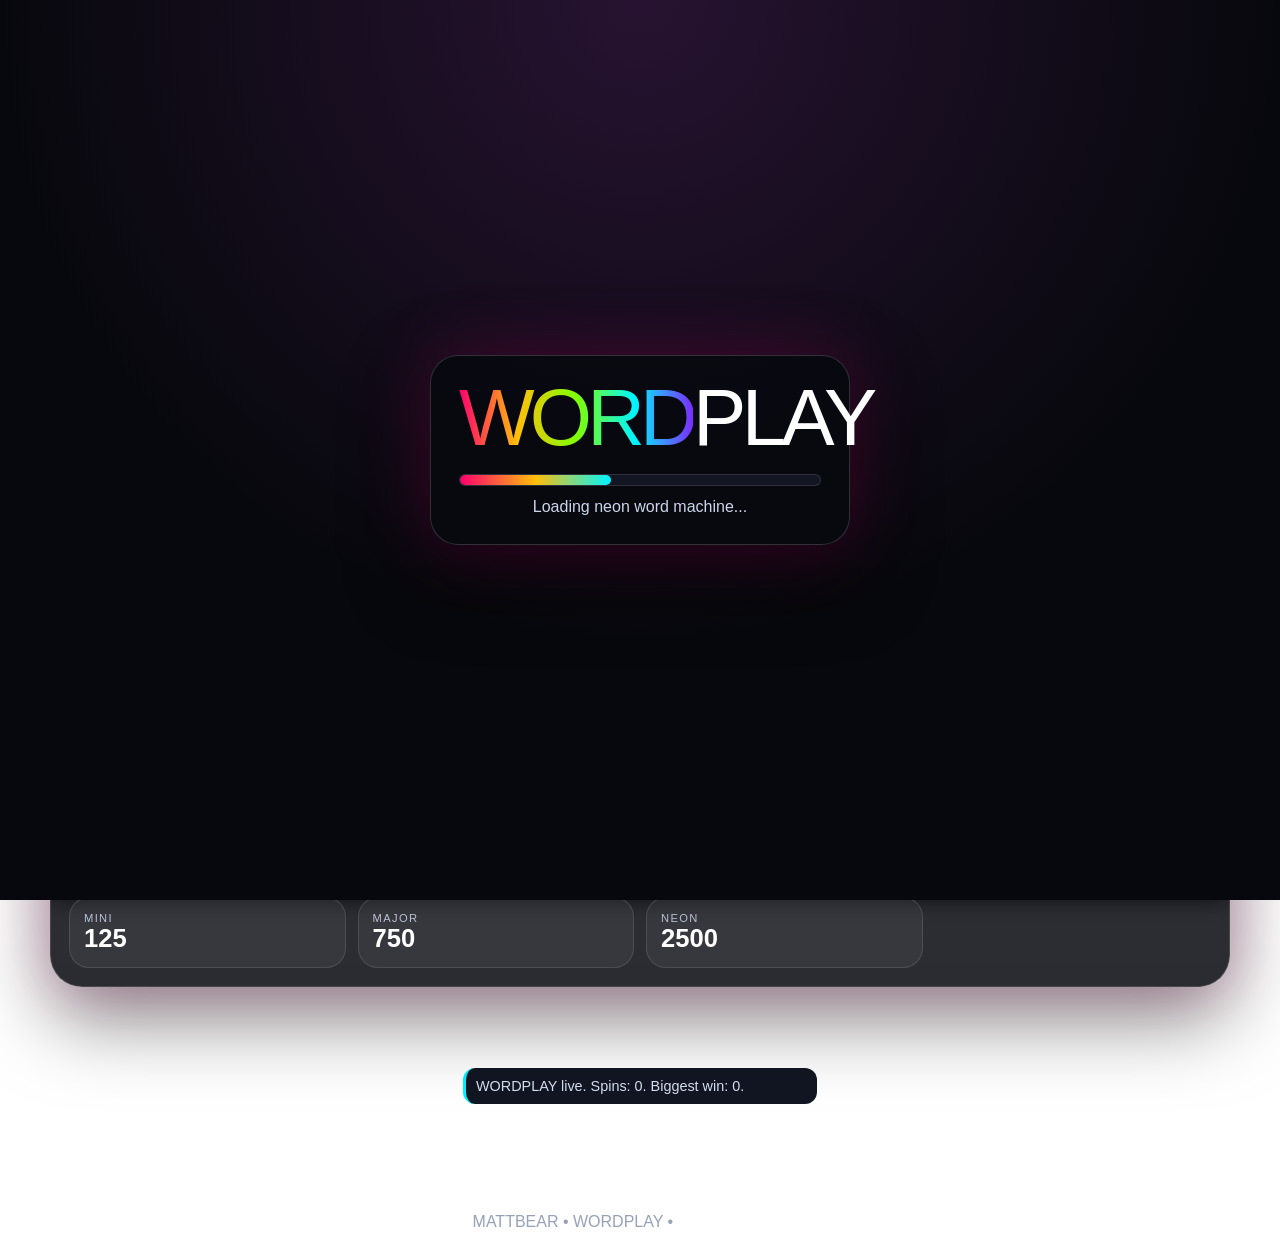
<file: slot/index.html>
<!DOCTYPE html>
<html lang="en">
<head>
  <meta charset="UTF-8" />
  <meta name="viewport" content="width=device-width, initial-scale=1.0, maximum-scale=1.0, viewport-fit=cover" />
  <meta name="theme-color" content="#07080d" />
  <title>WORDPLAY WORDSLOTS | MATTBEAR</title>
  <meta name="description" content="WORDPLAY WORDSLOTS by MATTBEAR - a neon Scrabble-inspired entertainment-only browser slot." />
  <link rel="manifest" href="manifest.json" />
  <link rel="stylesheet" href="css/style.css" />
</head>
<body>
  <div id="preloader" class="preloader" aria-live="polite">
    <div class="preloader-card">
      <div class="loader-logo"><span>WORD</span>PLAY</div>
      <div class="loader-bar"><i></i></div>
      <p>Loading neon word machine...</p>
    </div>
  </div>

  <div class="rain" aria-hidden="true"></div>
  <div class="skyline" aria-hidden="true"><div></div><div></div><div></div><div></div><div></div><div></div><div></div></div>

  <main class="wrap">
    <header class="hero">
      <p class="kicker">MATTBEAR • entertainment only • fake money</p>
      <h1><span>WORD</span>PLAY</h1>
      <p class="subline">Scrabble-brain meets neon slot goblin. No real money, no subscription model, no tiny corporate vampire teeth.</p>
    </header>

    <section class="machine" aria-label="WORDPLAY slot machine">
      <div class="marquee">
        <strong>WORDPLAY WORDSLOTS</strong>
        <span id="statusText">Make words. Hit lines. Spin fake money into fake destiny.</span>
      </div>

      <div class="top-stats">
        <div><span>Credits</span><strong id="credits">2500</strong></div>
        <div><span>Bet</span><strong id="betDisplay">25</strong></div>
        <div><span>Win</span><strong id="lastWin">0</strong></div>
        <div><span>Free Spins</span><strong id="freeSpins">0</strong></div>
      </div>

      <div class="reel-frame" id="reelFrame">
        <svg id="paylineSvg" class="payline-svg" viewBox="0 0 100 100" preserveAspectRatio="none" aria-hidden="true"></svg>
        <div id="reels" class="reels" aria-live="polite"></div>
      </div>

      <div class="controls">
        <button class="btn ghost" id="betDown" type="button">− Bet</button>
        <button class="btn ghost" id="betUp" type="button">+ Bet</button>
        <button class="btn primary" id="spinBtn" type="button">SPIN</button>
        <button class="btn auto" id="autoSpinBtn" type="button">AUTO: OFF</button>
        <button class="btn ghost" id="resetBtn" type="button">RESET</button>
      </div>

      <div class="jackpots">
        <div><span>Mini</span><strong id="miniPot">125</strong></div>
        <div><span>Major</span><strong id="majorPot">750</strong></div>
        <div><span>Neon</span><strong id="neonPot">2500</strong></div>
      </div>
    </section>

    <section class="info-grid">
      <article class="panel">
        <h2>Paytable</h2>
        <ul id="paytable"></ul>
      </article>
      <article class="panel">
        <h2>Spin Log</h2>
        <div id="log" class="log"></div>
      </article>
      <article class="panel">
        <h2>Rules</h2>
        <p>Five reels, three rows, five paylines. WILD substitutes. FREE SPINS awards three free spins. BONUS and REWIND use splash screens. This is for entertainment only, because lawsuits are where fun goes to die.</p>
      </article>
    </section>
  </main>

  <div id="splashModal" class="splash-modal" role="dialog" aria-modal="true" aria-hidden="true">
    <div class="splash-card">
      <div id="splashBadge" class="splash-badge">BONUS</div>
      <h2 id="splashTitle">Bonus Triggered</h2>
      <p id="splashText">Right on - Stay up! Good luck!</p>
      <button id="splashContinue" class="btn primary" type="button">CONTINUE</button>
    </div>
  </div>

  <footer class="footer">MATTBEAR • WORDPLAY • <a href="https://bearicide.github.io" rel="noopener">bearicide.github.io</a></footer>
  <script src="js/slot.js"></script>
</body>
</html>
</file>
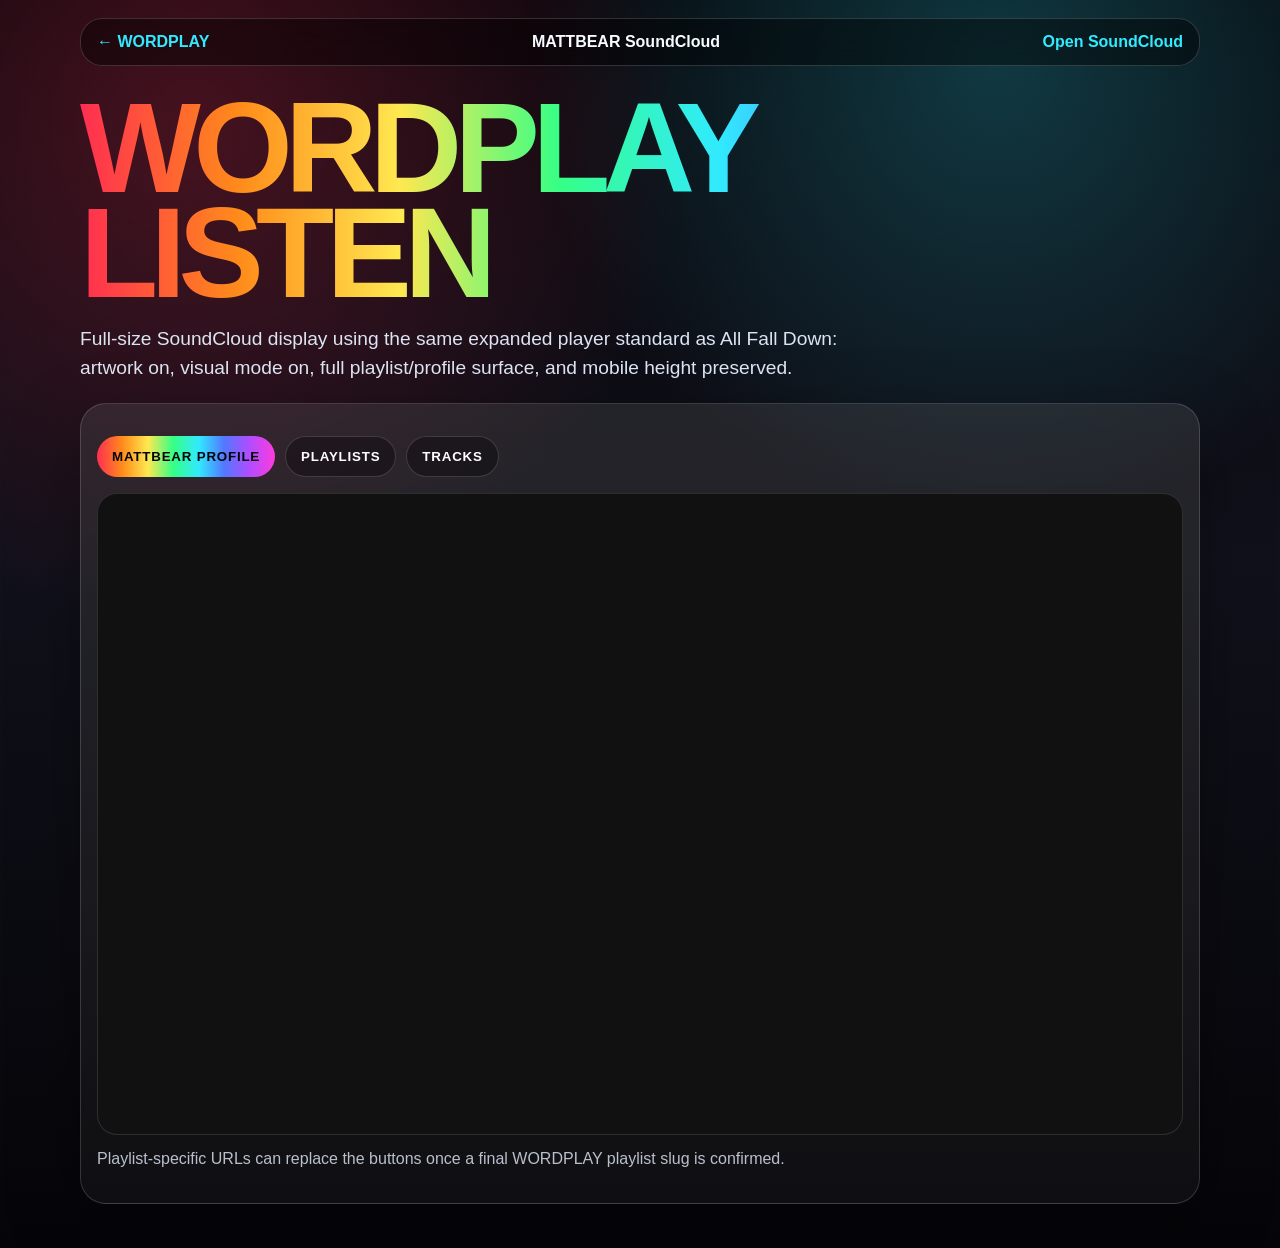
<file: soundcloud.html>
<!doctype html>
<html lang="en">
<head>
<meta charset="utf-8">
<meta name="viewport" content="width=device-width, initial-scale=1, viewport-fit=cover">
<title>WORDPLAY — SoundCloud Playlist</title>
<meta name="theme-color" content="#050509">
<style>
:root{--bg:#050509;--ink:#f8fbff;--muted:#b9c0cc;--cyan:#31eaff;--pink:#ff3bdc;--green:#35ff86;--yellow:#ffe850;--line:rgba(255,255,255,.16);--grad:linear-gradient(90deg,#ff2e51,#ff8c1a,#ffe850,#35ff86,#31eaff,#5278ff,#b14cff,#ff3bdc)}
*{box-sizing:border-box}body{margin:0;color:var(--ink);font-family:Bahnschrift,Arial Narrow,Arial,sans-serif;background:radial-gradient(circle at 15% 10%,rgba(255,46,81,.25),transparent 32%),radial-gradient(circle at 78% 5%,rgba(49,234,255,.22),transparent 30%),linear-gradient(180deg,#06060b,#11111b 45%,#050509);min-height:100vh}.wrap{width:min(1120px,calc(100% - 28px));margin:0 auto;padding:18px 0 44px}.top{display:flex;gap:12px;align-items:center;justify-content:space-between;flex-wrap:wrap;padding:14px 16px;border:1px solid var(--line);border-radius:22px;background:rgba(0,0,0,.42);backdrop-filter:blur(14px)}a{color:inherit;text-decoration:none}.top a{color:var(--cyan);font-weight:900}.title{font-family:Impact,Arial Black,sans-serif;font-size:clamp(3.4rem,12vw,8rem);line-height:.82;letter-spacing:-.06em;margin:30px 0 8px;background:var(--grad);-webkit-background-clip:text;background-clip:text;color:transparent}.sub{color:#dce4f3;font-size:clamp(1rem,3vw,1.2rem);line-height:1.5;max-width:780px}.card{margin-top:20px;border:1px solid var(--line);border-radius:26px;padding:16px;background:linear-gradient(180deg,rgba(255,255,255,.10),rgba(255,255,255,.045)),rgba(0,0,0,.22);box-shadow:0 24px 70px rgba(0,0,0,.35);overflow:hidden}.embed{border-radius:20px;overflow:hidden;background:#111;border:1px solid rgba(255,255,255,.12)}iframe{display:block;width:100%;height:640px;border:0}.buttons{display:flex;gap:10px;flex-wrap:wrap;margin:16px 0}.btn{border:1px solid var(--line);border-radius:999px;background:rgba(0,0,0,.34);color:#fff;font-weight:900;letter-spacing:.06em;text-transform:uppercase;padding:12px 15px;cursor:pointer}.btn.primary{background:var(--grad);color:#050509;border:none}.note{color:var(--muted);line-height:1.55;margin-top:12px}@media(max-width:700px){.wrap{width:min(100% - 18px,1120px)}.top{align-items:flex-start}.card{padding:10px;border-radius:20px}iframe{height:560px}.buttons{display:grid}.btn{width:100%}.title{font-size:clamp(3rem,20vw,5rem)}}
</style>
</head>
<body>
<main class="wrap">
  <nav class="top"><a href="index.html">← WORDPLAY</a><strong>MATTBEAR SoundCloud</strong><a href="https://soundcloud.com/mattbear86" target="_blank" rel="noopener">Open SoundCloud</a></nav>
  <h1 class="title">WORDPLAY<br>LISTEN</h1>
  <p class="sub">Full-size SoundCloud display using the same expanded player standard as All Fall Down: artwork on, visual mode on, full playlist/profile surface, and mobile height preserved.</p>
  <section class="card">
    <div class="buttons">
      <button class="btn primary" data-url="https://soundcloud.com/mattbear86">MATTBEAR Profile</button>
      <button class="btn" data-url="https://soundcloud.com/mattbear86/sets">Playlists</button>
      <button class="btn" data-url="https://soundcloud.com/mattbear86/tracks">Tracks</button>
    </div>
    <div class="embed"><iframe id="sc" title="MATTBEAR SoundCloud full player" allow="autoplay" src=""></iframe></div>
    <p class="note">Playlist-specific URLs can replace the buttons once a final WORDPLAY playlist slug is confirmed.</p>
  </section>
</main>
<script>
const sc=document.getElementById('sc');
function embed(url){return 'https://w.soundcloud.com/player/?url='+encodeURIComponent(url)+'&color=%23ff3bdc&auto_play=false&hide_related=false&show_comments=true&show_user=true&show_reposts=false&show_teaser=true&visual=true'}
function load(url){sc.src=embed(url)}
document.querySelectorAll('[data-url]').forEach(btn=>btn.addEventListener('click',()=>load(btn.dataset.url)));
load('https://soundcloud.com/mattbear86');
</script>
</body>
</html>
</file>
<file: slot/css/style.css>
*{box-sizing:border-box}html,body{margin:0;padding:0}html{touch-action:manipulation;-webkit-text-size-adjust:100%;scroll-behavior:smooth}body{font-family:Bahnschrift,Arial,sans-serif;background:#07080d;color:#fff;overflow-x:hidden;overscroll-behavior-y:contain;background:linear-gradient(rgba(0,0,0,.78),rgba(0,0,0,.88)),radial-gradient(circle at top,rgba(255,0,140,.16),transparent 28%),url('https://images.unsplash.com/photo-1514565131-fce0801e5785?q=80&w=1600&auto=format&fit=crop');background-size:cover;background-position:center;background-attachment:fixed}button,a{touch-action:manipulation;-webkit-tap-highlight-color:transparent}body::before{content:'';position:fixed;inset:0;pointer-events:none;background:linear-gradient(rgba(255,255,255,.035) 1px,transparent 1px),linear-gradient(90deg,rgba(255,255,255,.025) 1px,transparent 1px);background-size:42px 42px;opacity:.28;z-index:1}body::after{content:'';position:fixed;inset:0;pointer-events:none;background:repeating-linear-gradient(0deg,rgba(255,255,255,.025) 0 1px,transparent 1px 4px);mix-blend-mode:screen;opacity:.26;z-index:40}.wrap{width:min(1180px,calc(100% - 24px));margin:auto;position:relative;z-index:2}.preloader{position:fixed;inset:0;z-index:999;display:grid;place-items:center;background:radial-gradient(circle at top,#271331,#07080d 58%);transition:opacity .35s ease,visibility .35s ease}.preloader.hide{opacity:0;visibility:hidden}.preloader-card{width:min(420px,calc(100% - 32px));padding:28px;border-radius:28px;background:rgba(8,10,16,.92);border:1px solid rgba(255,255,255,.16);box-shadow:0 0 70px rgba(255,0,140,.22),0 28px 80px rgba(0,0,0,.58);text-align:center}.loader-logo{font-family:Impact,sans-serif;font-size:clamp(2.6rem,12vw,5rem);line-height:.86;letter-spacing:-.06em}.loader-logo span,.hero h1 span{background:linear-gradient(90deg,#ff006e,#ffbe0b,#80ff00,#00f5ff,#7b2cff);-webkit-background-clip:text;background-clip:text;color:transparent}.loader-bar{height:12px;border-radius:999px;background:#111622;margin:22px 0 12px;overflow:hidden;border:1px solid rgba(255,255,255,.12)}.loader-bar i{display:block;height:100%;width:42%;border-radius:inherit;background:linear-gradient(90deg,#ff006e,#ffbe0b,#00f5ff);animation:loadSwipe 1s ease-in-out infinite}.preloader p{margin:0;color:#cdd5ea}.hero{text-align:center;padding:34px 0 18px}.kicker{text-transform:uppercase;letter-spacing:.24em;color:#ffd54f;font-size:.72rem}.hero h1{font-size:clamp(4rem,12vw,9rem);line-height:.85;margin:.2em 0;font-family:Impact,sans-serif;text-transform:uppercase;letter-spacing:-.06em;text-shadow:0 0 28px rgba(255,255,255,.18)}.subline{max-width:760px;margin:auto;color:#d4d7e2;line-height:1.6}.machine{border:1px solid rgba(255,255,255,.14);background:rgba(8,10,16,.86);border-radius:32px;padding:18px;box-shadow:0 0 60px rgba(255,0,140,.16),0 30px 80px rgba(0,0,0,.5);backdrop-filter:blur(12px);position:relative;overflow:hidden}.machine::before{content:'';position:absolute;inset:0;background:linear-gradient(transparent 0%,rgba(255,255,255,.03) 50%,transparent 100%);animation:scan 8s linear infinite;pointer-events:none}.machine.big-win{animation:machineKick .5s ease}.machine.near-miss{animation:machineNudge .42s ease}.marquee{display:flex;justify-content:space-between;gap:12px;align-items:center;padding:12px 16px;border-radius:18px;background:linear-gradient(90deg,#ff006e,#ffbe0b,#00f5ff,#7b2cff);color:#050509;font-weight:900;text-transform:uppercase}.top-stats,.jackpots{display:grid;grid-template-columns:repeat(4,1fr);gap:12px;margin-top:14px}.top-stats div,.jackpots div,.panel{border:1px solid rgba(255,255,255,.12);border-radius:20px;background:rgba(255,255,255,.05);padding:14px}.top-stats span,.jackpots span{display:block;color:#b7bfd3;text-transform:uppercase;font-size:.7rem;letter-spacing:.12em}.top-stats strong,.jackpots strong{font-size:1.6rem}.reel-frame{position:relative;margin-top:16px;border-radius:26px;padding:16px;background:#050509;border:1px solid rgba(255,255,255,.12);overflow:hidden;touch-action:pan-y}.reel-frame::before{content:'';position:absolute;inset:0;background:radial-gradient(circle at center,rgba(0,245,255,.08),transparent 58%);pointer-events:none}.reel-frame::after{content:'';position:absolute;inset:0;background:linear-gradient(rgba(255,255,255,.03),transparent),repeating-linear-gradient(90deg,rgba(255,0,110,.025) 0 2px,transparent 2px 15px);pointer-events:none}.payline-svg{position:absolute;inset:16px;z-index:6;pointer-events:none;overflow:visible}.payline-svg polyline{fill:none;stroke:url(#lineGrad);stroke-width:2.6;stroke-linecap:round;stroke-linejoin:round;filter:drop-shadow(0 0 6px rgba(255,255,255,.9));stroke-dasharray:180;stroke-dashoffset:180;animation:drawLine .75s ease forwards}.reels{display:grid;grid-template-columns:repeat(5,1fr);gap:10px;position:relative;z-index:3}.reel{display:grid;gap:10px;min-width:0}.reel.stopping{animation:reelDrop .28s ease}.symbol{height:96px;border-radius:18px;display:grid;place-items:center;font-weight:900;background:linear-gradient(180deg,rgba(255,255,255,.14),rgba(255,255,255,.04));border:1px solid rgba(255,255,255,.12);box-shadow:inset 0 -18px 28px rgba(0,0,0,.35),0 0 18px rgba(0,0,0,.25);text-shadow:0 0 12px rgba(255,255,255,.2);position:relative;overflow:hidden;user-select:none}.symbol::before{content:'';position:absolute;inset:0;background:linear-gradient(120deg,transparent,rgba(255,255,255,.18),transparent);transform:translateX(-120%);animation:shine 5s infinite}.symbol.word{background:linear-gradient(180deg,#f4e4bc,#d4b173);color:#222}.symbol.music{background:linear-gradient(180deg,#0d1d33,#122847)}.symbol.bonus{background:linear-gradient(180deg,#00f5ff,#0077ff)}.symbol.free{background:linear-gradient(180deg,#31ff9f,#0f6);color:#04130b}.symbol.rewind{background:linear-gradient(180deg,#7b2cff,#ff006e)}.symbol.wild{background:linear-gradient(180deg,#ff006e,#6a00ff)}.symbol.jackpot{background:linear-gradient(180deg,#ffd700,#ff6a00);color:#111}.symbol.spin{animation:spinBlur .18s linear infinite}.symbol.win{outline:3px solid #ffe066;transform:scale(1.04);box-shadow:0 0 26px rgba(255,224,102,.5),0 0 42px rgba(0,245,255,.18)}.symbol-img{width:78%;height:78%;object-fit:contain;filter:drop-shadow(0 0 10px rgba(255,255,255,.22))}.tile{font-size:2.4rem}.emoji{font-size:2rem;display:block}small{font-size:.56rem;letter-spacing:.14em;opacity:.8}.controls{display:grid;grid-template-columns:repeat(5,1fr);gap:10px;margin-top:16px}.btn{height:56px;border:none;border-radius:18px;font-weight:900;cursor:pointer;transition:.18s ease;text-transform:uppercase;letter-spacing:.08em}.btn:hover{transform:translateY(-2px) scale(1.02);filter:brightness(1.08)}.btn:disabled{opacity:.56;cursor:not-allowed;transform:none}.btn.primary{background:linear-gradient(90deg,#ff006e,#ffbe0b,#00f5ff);color:#050509}.btn.ghost{background:#171b26;color:#fff;border:1px solid rgba(255,255,255,.1)}.btn.auto{background:linear-gradient(90deg,#7b2cff,#ff006e);color:#fff}.info-grid{display:grid;grid-template-columns:repeat(3,1fr);gap:14px;margin-top:18px}.panel h2{margin-top:0;text-transform:uppercase}.log{display:grid;gap:8px;max-height:240px;overflow:auto}.log div{padding:10px;border-radius:12px;background:#111622;color:#d9e0f2;font-size:.9rem;border-left:3px solid #00f5ff}.footer{text-align:center;padding:24px;color:#97a1b8}.footer a{color:#fff}.splash-modal{position:fixed;inset:0;z-index:800;display:grid;place-items:center;padding:20px;background:rgba(0,0,0,.72);backdrop-filter:blur(12px);opacity:0;visibility:hidden;transition:.24s ease}.splash-modal.show{opacity:1;visibility:visible}.splash-card{width:min(520px,100%);padding:28px;border-radius:30px;text-align:center;background:linear-gradient(180deg,rgba(20,22,35,.96),rgba(8,10,16,.96));border:1px solid rgba(255,255,255,.16);box-shadow:0 0 80px rgba(255,0,140,.28),0 0 42px rgba(0,245,255,.14);animation:splashPop .36s ease}.splash-badge{display:inline-grid;place-items:center;min-width:120px;height:46px;border-radius:999px;background:linear-gradient(90deg,#ff006e,#ffbe0b,#00f5ff);color:#050509;font-weight:900;letter-spacing:.12em}.splash-card h2{font-family:Impact,sans-serif;font-size:clamp(2.4rem,10vw,5rem);line-height:.9;margin:18px 0 10px;text-transform:uppercase}.splash-card p{color:#d4d7e2;line-height:1.5;margin:0 0 22px}.winflash::after{content:'';position:fixed;inset:0;background:rgba(255,255,255,.08);pointer-events:none;animation:flash .7s ease;z-index:700}.burst{position:fixed;left:var(--x);top:var(--y);width:12px;height:12px;border-radius:50%;background:linear-gradient(90deg,#ff006e,#ffbe0b,#00f5ff);pointer-events:none;z-index:750;box-shadow:0 0 18px rgba(255,255,255,.8);animation:burst .7s ease-out forwards}.rain{position:fixed;inset:0;pointer-events:none;background-image:linear-gradient(transparent 92%,rgba(255,255,255,.08));background-size:2px 18px;opacity:.12;animation:rain 0.32s linear infinite;z-index:0}@keyframes rain{from{transform:translateY(-20px)}to{transform:translateY(20px)}}@keyframes shine{0%{transform:translateX(-120%)}20%{transform:translateX(120%)}100%{transform:translateX(120%)}}@keyframes scan{from{transform:translateY(-100%)}to{transform:translateY(100%)}}@keyframes flash{from{opacity:1}to{opacity:0}}@keyframes spinBlur{0%{filter:blur(0);transform:translateY(0)}50%{filter:blur(2px) brightness(1.4);transform:translateY(3px)}100%{filter:blur(0);transform:translateY(0)}}@keyframes reelDrop{0%{transform:translateY(-12px);filter:blur(2px)}100%{transform:translateY(0);filter:blur(0)}}@keyframes drawLine{to{stroke-dashoffset:0}}@keyframes machineKick{0%,100%{transform:translate(0)}25%{transform:translate(-4px,2px)}50%{transform:translate(5px,-2px)}75%{transform:translate(-2px,1px)}}@keyframes machineNudge{0%,100%{transform:translateX(0)}35%{transform:translateX(-3px)}70%{transform:translateX(3px)}}@keyframes splashPop{from{transform:scale(.92) rotate(-1deg);opacity:.2}to{transform:scale(1) rotate(0);opacity:1}}@keyframes burst{0%{transform:translate(-50%,-50%) scale(.5);opacity:1}100%{transform:translate(-50%,-50%) scale(22);opacity:0}}@keyframes loadSwipe{0%{transform:translateX(-105%)}55%{transform:translateX(85%)}100%{transform:translateX(245%)}}@media(max-width:900px){.controls,.top-stats,.jackpots,.info-grid{grid-template-columns:1fr 1fr}.marquee{align-items:flex-start;flex-direction:column}}@media(max-width:600px){body{background-attachment:scroll}.wrap{width:min(100% - 16px,1180px)}.hero{padding:24px 0 14px}.reel-frame{padding:10px;border-radius:20px}.payline-svg{inset:10px}.reels{gap:6px}.reel{gap:6px}.controls,.top-stats,.jackpots,.info-grid{grid-template-columns:1fr}.symbol{height:74px;border-radius:14px}.tile{font-size:1.8rem}.emoji{font-size:1.6rem}.machine{border-radius:24px;padding:12px}.btn{height:54px}.top-stats strong,.jackpots strong{font-size:1.35rem}}@media(prefers-reduced-motion:reduce){*,*::before,*::after{animation-duration:.001ms!important;animation-iteration-count:1!important;scroll-behavior:auto!important}}
</file>
